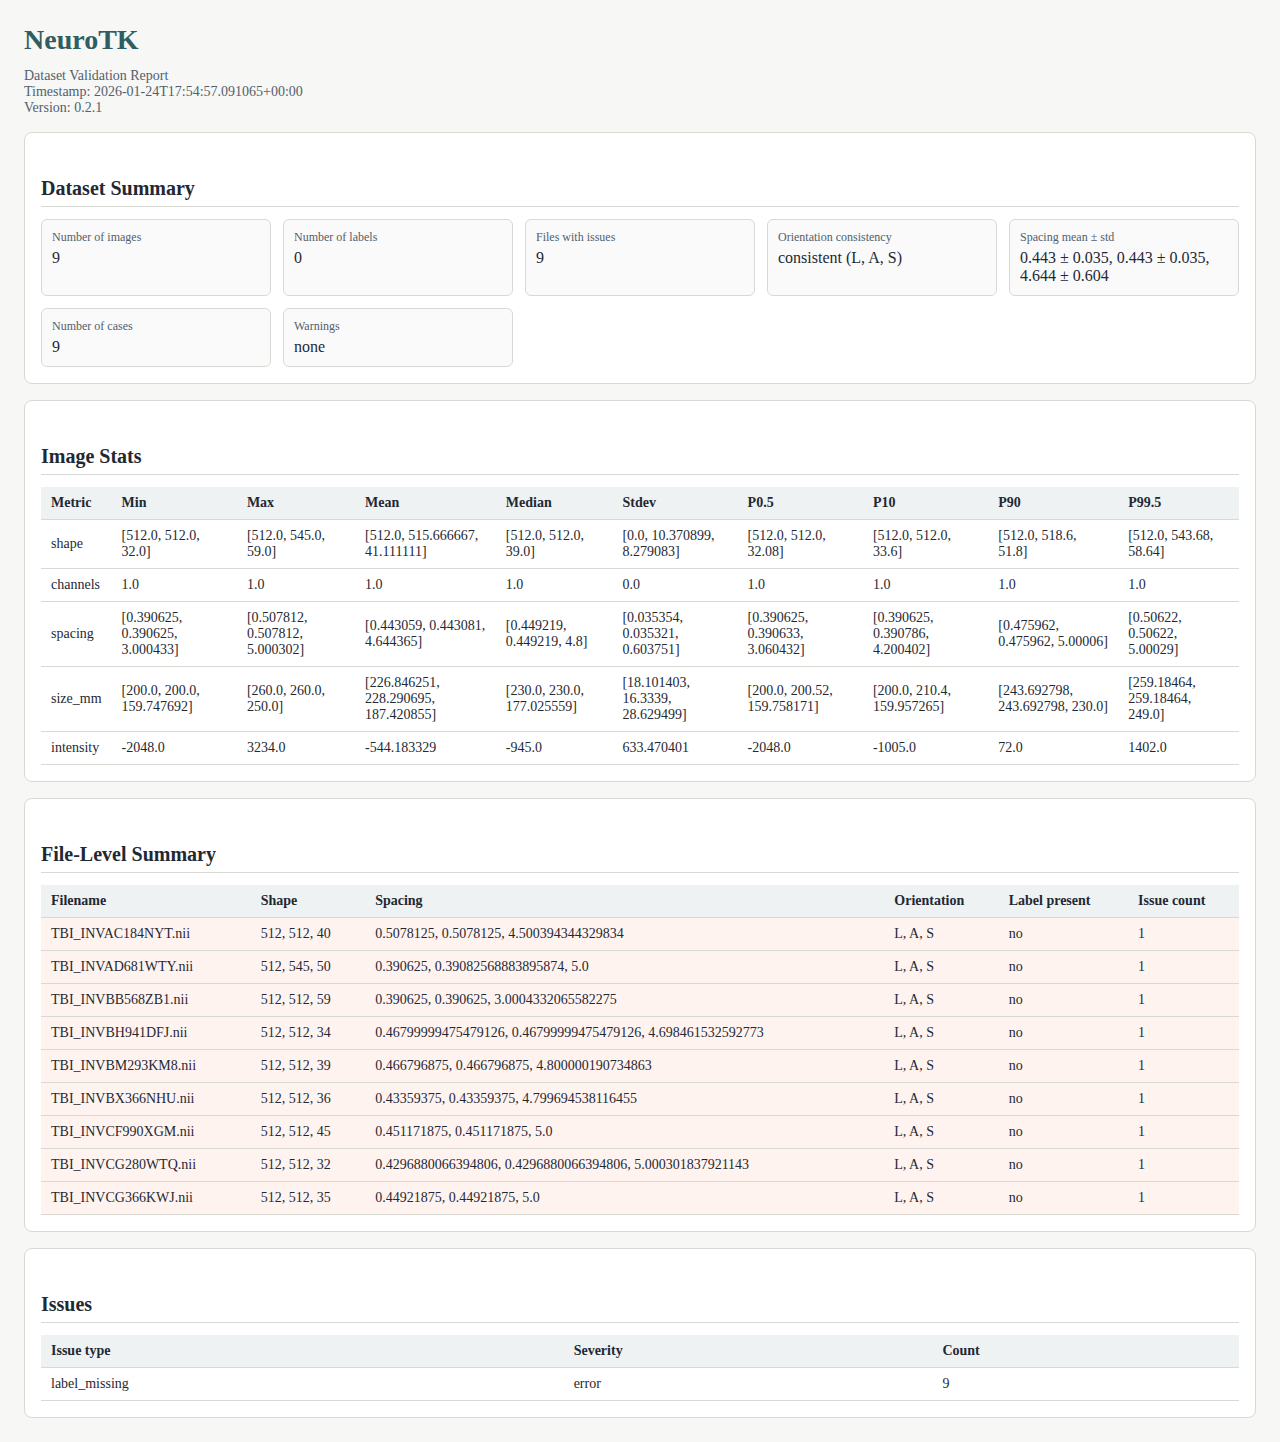
<file: webapp/outputs/26596e17353d44fbbd5922a3b91ae659/report.html>
<!DOCTYPE html>
<html lang="en">
<head>
  <meta charset="utf-8" />
  <title>NeuroTK - Dataset Validation Report</title>
  <style>
    :root {
      color-scheme: light;
      --bg: #f7f7f5;
      --card: #ffffff;
      --text: #1f2933;
      --muted: #52606d;
      --accent: #2f5d62;
      --border: #d9d9d4;
      --warn: #b45309;
      --error: #9b1c1c;
    }
    body {
      margin: 24px;
      font-family: "Georgia", "Times New Roman", serif;
      background: var(--bg);
      color: var(--text);
    }
    h1, h2 {
      margin: 0 0 12px 0;
    }
    h1 {
      font-size: 28px;
      color: var(--accent);
    }
    h2 {
      font-size: 20px;
      border-bottom: 1px solid var(--border);
      padding-bottom: 6px;
      margin-top: 28px;
    }
    .meta {
      color: var(--muted);
      font-size: 14px;
    }
    .card {
      background: var(--card);
      padding: 16px;
      border: 1px solid var(--border);
      border-radius: 8px;
      margin-top: 16px;
    }
    table {
      border-collapse: collapse;
      width: 100%;
      margin-top: 12px;
      font-size: 14px;
    }
    th, td {
      text-align: left;
      padding: 8px 10px;
      border-bottom: 1px solid var(--border);
    }
    th {
      background: #eef2f3;
      font-weight: 600;
    }
    tr.has-issues {
      background: #fff3f0;
    }
    .warning {
      color: var(--warn);
      font-weight: 600;
    }
    .error {
      color: var(--error);
      font-weight: 600;
    }
    .summary-grid {
      display: grid;
      grid-template-columns: repeat(auto-fit, minmax(220px, 1fr));
      gap: 12px;
      margin-top: 12px;
    }
    .summary-item {
      background: #fafafa;
      border: 1px solid var(--border);
      border-radius: 6px;
      padding: 10px;
    }
    .summary-item span {
      display: block;
      color: var(--muted);
      font-size: 12px;
      margin-bottom: 4px;
    }
  </style>
</head>
<body>
  <h1>NeuroTK</h1>
  <div class="meta">Dataset Validation Report</div>
  <div class="meta">Timestamp: 2026-01-24T17:54:57.091065+00:00</div>
  <div class="meta">Version: 0.2.1</div>

  <div class="card">
    <h2>Dataset Summary</h2>
    <div class="summary-grid">
      <div class="summary-item"><span>Number of images</span>9</div>
      <div class="summary-item"><span>Number of labels</span>0</div>
      <div class="summary-item"><span>Files with issues</span>9</div>
      <div class="summary-item"><span>Orientation consistency</span>consistent (L, A, S)</div>
      <div class="summary-item"><span>Spacing mean ± std</span>0.443 ± 0.035, 0.443 ± 0.035, 4.644 ± 0.604</div>
      <div class="summary-item"><span>Number of cases</span>9</div>
      <div class="summary-item"><span>Warnings</span>none</div>
    </div>
  </div>

  <div class="card">
    <h2>Image Stats</h2>
    <table>
      <thead>
        <tr>
          <th>Metric</th>
          <th>Min</th>
          <th>Max</th>
          <th>Mean</th>
          <th>Median</th>
          <th>Stdev</th>
          <th>P0.5</th>
          <th>P10</th>
          <th>P90</th>
          <th>P99.5</th>
        </tr>
      </thead>
      <tbody>
        <tr><td>shape</td><td>[512.0, 512.0, 32.0]</td><td>[512.0, 545.0, 59.0]</td><td>[512.0, 515.666667, 41.111111]</td><td>[512.0, 512.0, 39.0]</td><td>[0.0, 10.370899, 8.279083]</td><td>[512.0, 512.0, 32.08]</td><td>[512.0, 512.0, 33.6]</td><td>[512.0, 518.6, 51.8]</td><td>[512.0, 543.68, 58.64]</td></tr><tr><td>channels</td><td>1.0</td><td>1.0</td><td>1.0</td><td>1.0</td><td>0.0</td><td>1.0</td><td>1.0</td><td>1.0</td><td>1.0</td></tr><tr><td>spacing</td><td>[0.390625, 0.390625, 3.000433]</td><td>[0.507812, 0.507812, 5.000302]</td><td>[0.443059, 0.443081, 4.644365]</td><td>[0.449219, 0.449219, 4.8]</td><td>[0.035354, 0.035321, 0.603751]</td><td>[0.390625, 0.390633, 3.060432]</td><td>[0.390625, 0.390786, 4.200402]</td><td>[0.475962, 0.475962, 5.00006]</td><td>[0.50622, 0.50622, 5.00029]</td></tr><tr><td>size_mm</td><td>[200.0, 200.0, 159.747692]</td><td>[260.0, 260.0, 250.0]</td><td>[226.846251, 228.290695, 187.420855]</td><td>[230.0, 230.0, 177.025559]</td><td>[18.101403, 16.3339, 28.629499]</td><td>[200.0, 200.52, 159.758171]</td><td>[200.0, 210.4, 159.957265]</td><td>[243.692798, 243.692798, 230.0]</td><td>[259.18464, 259.18464, 249.0]</td></tr><tr><td>intensity</td><td>-2048.0</td><td>3234.0</td><td>-544.183329</td><td>-945.0</td><td>633.470401</td><td>-2048.0</td><td>-1005.0</td><td>72.0</td><td>1402.0</td></tr>
      </tbody>
    </table>
  </div>

  <div class="card">
    <h2>File-Level Summary</h2>
    <table>
      <thead>
        <tr>
          <th>Filename</th>
          <th>Shape</th>
          <th>Spacing</th>
          <th>Orientation</th>
          <th>Label present</th>
          <th>Issue count</th>
        </tr>
      </thead>
      <tbody>
        <tr class="has-issues"><td>TBI_INVAC184NYT.nii</td><td>512, 512, 40</td><td>0.5078125, 0.5078125, 4.500394344329834</td><td>L, A, S</td><td>no</td><td>1</td></tr><tr class="has-issues"><td>TBI_INVAD681WTY.nii</td><td>512, 545, 50</td><td>0.390625, 0.39082568883895874, 5.0</td><td>L, A, S</td><td>no</td><td>1</td></tr><tr class="has-issues"><td>TBI_INVBB568ZB1.nii</td><td>512, 512, 59</td><td>0.390625, 0.390625, 3.0004332065582275</td><td>L, A, S</td><td>no</td><td>1</td></tr><tr class="has-issues"><td>TBI_INVBH941DFJ.nii</td><td>512, 512, 34</td><td>0.46799999475479126, 0.46799999475479126, 4.698461532592773</td><td>L, A, S</td><td>no</td><td>1</td></tr><tr class="has-issues"><td>TBI_INVBM293KM8.nii</td><td>512, 512, 39</td><td>0.466796875, 0.466796875, 4.800000190734863</td><td>L, A, S</td><td>no</td><td>1</td></tr><tr class="has-issues"><td>TBI_INVBX366NHU.nii</td><td>512, 512, 36</td><td>0.43359375, 0.43359375, 4.799694538116455</td><td>L, A, S</td><td>no</td><td>1</td></tr><tr class="has-issues"><td>TBI_INVCF990XGM.nii</td><td>512, 512, 45</td><td>0.451171875, 0.451171875, 5.0</td><td>L, A, S</td><td>no</td><td>1</td></tr><tr class="has-issues"><td>TBI_INVCG280WTQ.nii</td><td>512, 512, 32</td><td>0.4296880066394806, 0.4296880066394806, 5.000301837921143</td><td>L, A, S</td><td>no</td><td>1</td></tr><tr class="has-issues"><td>TBI_INVCG366KWJ.nii</td><td>512, 512, 35</td><td>0.44921875, 0.44921875, 5.0</td><td>L, A, S</td><td>no</td><td>1</td></tr>
      </tbody>
    </table>
  </div>

  <div class="card">
    <h2>Issues</h2>
    <table>
      <thead>
        <tr>
          <th>Issue type</th>
          <th>Severity</th>
          <th>Count</th>
        </tr>
      </thead>
      <tbody>
        <tr><td>label_missing</td><td>error</td><td>9</td></tr>
      </tbody>
    </table>
  </div>
</body>
</html>
</file>
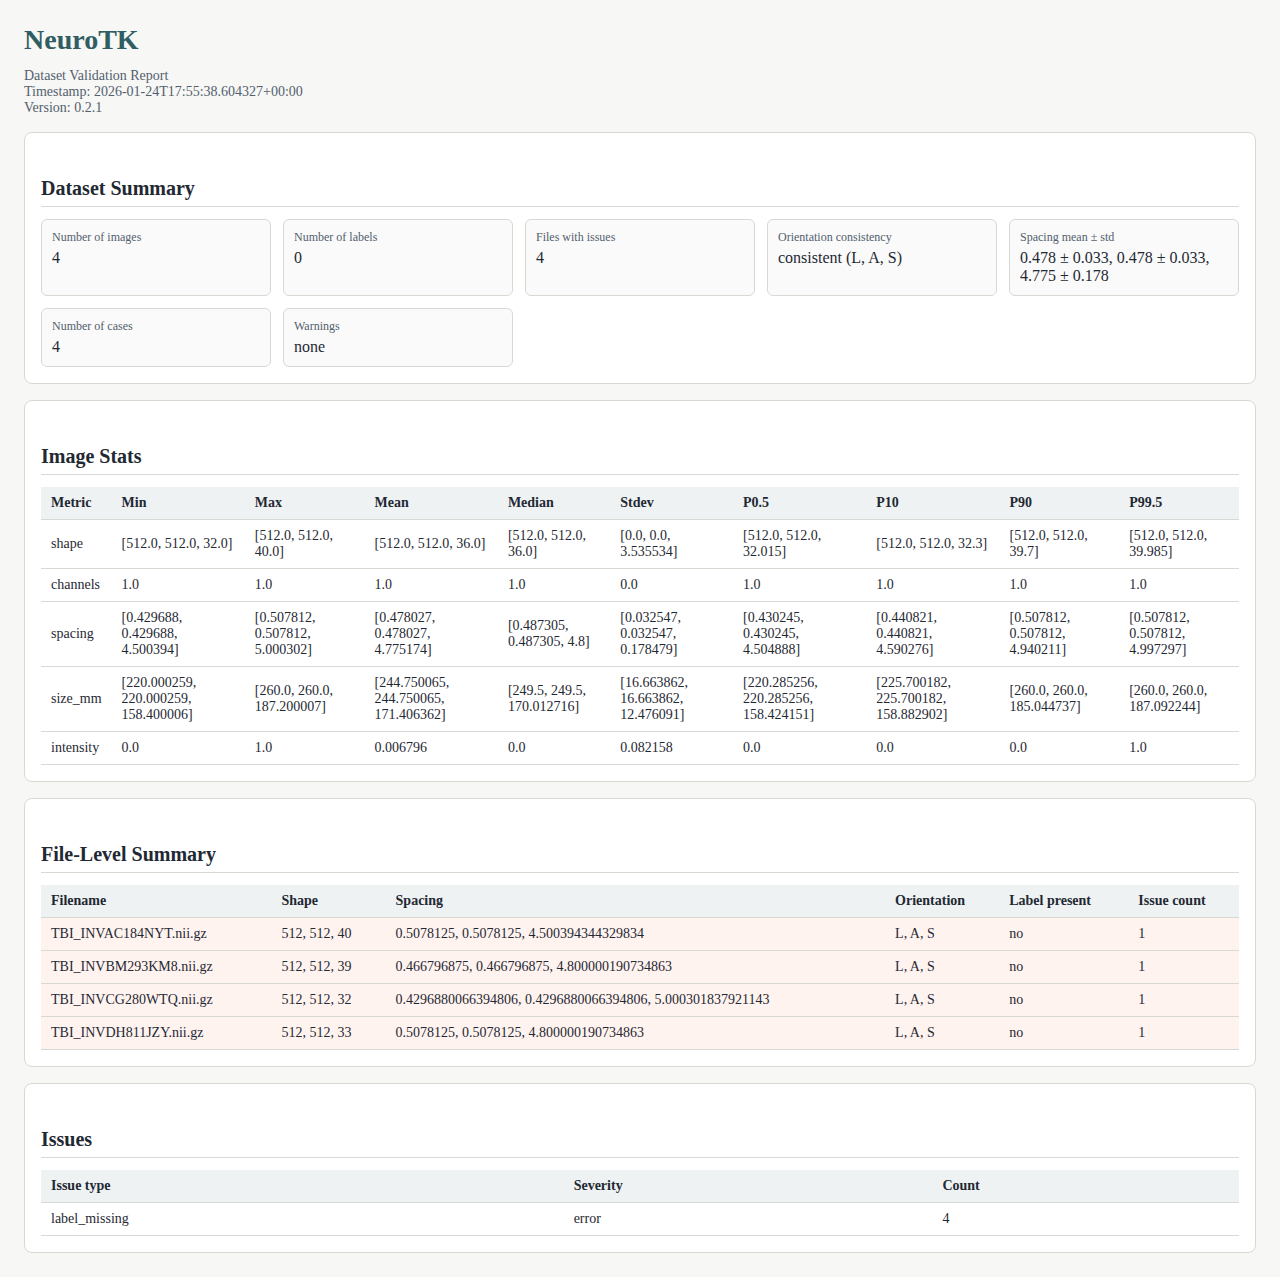
<file: webapp/outputs/2f73fd5f5c684322abc125facc7ae276/report.html>
<!DOCTYPE html>
<html lang="en">
<head>
  <meta charset="utf-8" />
  <title>NeuroTK - Dataset Validation Report</title>
  <style>
    :root {
      color-scheme: light;
      --bg: #f7f7f5;
      --card: #ffffff;
      --text: #1f2933;
      --muted: #52606d;
      --accent: #2f5d62;
      --border: #d9d9d4;
      --warn: #b45309;
      --error: #9b1c1c;
    }
    body {
      margin: 24px;
      font-family: "Georgia", "Times New Roman", serif;
      background: var(--bg);
      color: var(--text);
    }
    h1, h2 {
      margin: 0 0 12px 0;
    }
    h1 {
      font-size: 28px;
      color: var(--accent);
    }
    h2 {
      font-size: 20px;
      border-bottom: 1px solid var(--border);
      padding-bottom: 6px;
      margin-top: 28px;
    }
    .meta {
      color: var(--muted);
      font-size: 14px;
    }
    .card {
      background: var(--card);
      padding: 16px;
      border: 1px solid var(--border);
      border-radius: 8px;
      margin-top: 16px;
    }
    table {
      border-collapse: collapse;
      width: 100%;
      margin-top: 12px;
      font-size: 14px;
    }
    th, td {
      text-align: left;
      padding: 8px 10px;
      border-bottom: 1px solid var(--border);
    }
    th {
      background: #eef2f3;
      font-weight: 600;
    }
    tr.has-issues {
      background: #fff3f0;
    }
    .warning {
      color: var(--warn);
      font-weight: 600;
    }
    .error {
      color: var(--error);
      font-weight: 600;
    }
    .summary-grid {
      display: grid;
      grid-template-columns: repeat(auto-fit, minmax(220px, 1fr));
      gap: 12px;
      margin-top: 12px;
    }
    .summary-item {
      background: #fafafa;
      border: 1px solid var(--border);
      border-radius: 6px;
      padding: 10px;
    }
    .summary-item span {
      display: block;
      color: var(--muted);
      font-size: 12px;
      margin-bottom: 4px;
    }
  </style>
</head>
<body>
  <h1>NeuroTK</h1>
  <div class="meta">Dataset Validation Report</div>
  <div class="meta">Timestamp: 2026-01-24T17:55:38.604327+00:00</div>
  <div class="meta">Version: 0.2.1</div>

  <div class="card">
    <h2>Dataset Summary</h2>
    <div class="summary-grid">
      <div class="summary-item"><span>Number of images</span>4</div>
      <div class="summary-item"><span>Number of labels</span>0</div>
      <div class="summary-item"><span>Files with issues</span>4</div>
      <div class="summary-item"><span>Orientation consistency</span>consistent (L, A, S)</div>
      <div class="summary-item"><span>Spacing mean ± std</span>0.478 ± 0.033, 0.478 ± 0.033, 4.775 ± 0.178</div>
      <div class="summary-item"><span>Number of cases</span>4</div>
      <div class="summary-item"><span>Warnings</span>none</div>
    </div>
  </div>

  <div class="card">
    <h2>Image Stats</h2>
    <table>
      <thead>
        <tr>
          <th>Metric</th>
          <th>Min</th>
          <th>Max</th>
          <th>Mean</th>
          <th>Median</th>
          <th>Stdev</th>
          <th>P0.5</th>
          <th>P10</th>
          <th>P90</th>
          <th>P99.5</th>
        </tr>
      </thead>
      <tbody>
        <tr><td>shape</td><td>[512.0, 512.0, 32.0]</td><td>[512.0, 512.0, 40.0]</td><td>[512.0, 512.0, 36.0]</td><td>[512.0, 512.0, 36.0]</td><td>[0.0, 0.0, 3.535534]</td><td>[512.0, 512.0, 32.015]</td><td>[512.0, 512.0, 32.3]</td><td>[512.0, 512.0, 39.7]</td><td>[512.0, 512.0, 39.985]</td></tr><tr><td>channels</td><td>1.0</td><td>1.0</td><td>1.0</td><td>1.0</td><td>0.0</td><td>1.0</td><td>1.0</td><td>1.0</td><td>1.0</td></tr><tr><td>spacing</td><td>[0.429688, 0.429688, 4.500394]</td><td>[0.507812, 0.507812, 5.000302]</td><td>[0.478027, 0.478027, 4.775174]</td><td>[0.487305, 0.487305, 4.8]</td><td>[0.032547, 0.032547, 0.178479]</td><td>[0.430245, 0.430245, 4.504888]</td><td>[0.440821, 0.440821, 4.590276]</td><td>[0.507812, 0.507812, 4.940211]</td><td>[0.507812, 0.507812, 4.997297]</td></tr><tr><td>size_mm</td><td>[220.000259, 220.000259, 158.400006]</td><td>[260.0, 260.0, 187.200007]</td><td>[244.750065, 244.750065, 171.406362]</td><td>[249.5, 249.5, 170.012716]</td><td>[16.663862, 16.663862, 12.476091]</td><td>[220.285256, 220.285256, 158.424151]</td><td>[225.700182, 225.700182, 158.882902]</td><td>[260.0, 260.0, 185.044737]</td><td>[260.0, 260.0, 187.092244]</td></tr><tr><td>intensity</td><td>0.0</td><td>1.0</td><td>0.006796</td><td>0.0</td><td>0.082158</td><td>0.0</td><td>0.0</td><td>0.0</td><td>1.0</td></tr>
      </tbody>
    </table>
  </div>

  <div class="card">
    <h2>File-Level Summary</h2>
    <table>
      <thead>
        <tr>
          <th>Filename</th>
          <th>Shape</th>
          <th>Spacing</th>
          <th>Orientation</th>
          <th>Label present</th>
          <th>Issue count</th>
        </tr>
      </thead>
      <tbody>
        <tr class="has-issues"><td>TBI_INVAC184NYT.nii.gz</td><td>512, 512, 40</td><td>0.5078125, 0.5078125, 4.500394344329834</td><td>L, A, S</td><td>no</td><td>1</td></tr><tr class="has-issues"><td>TBI_INVBM293KM8.nii.gz</td><td>512, 512, 39</td><td>0.466796875, 0.466796875, 4.800000190734863</td><td>L, A, S</td><td>no</td><td>1</td></tr><tr class="has-issues"><td>TBI_INVCG280WTQ.nii.gz</td><td>512, 512, 32</td><td>0.4296880066394806, 0.4296880066394806, 5.000301837921143</td><td>L, A, S</td><td>no</td><td>1</td></tr><tr class="has-issues"><td>TBI_INVDH811JZY.nii.gz</td><td>512, 512, 33</td><td>0.5078125, 0.5078125, 4.800000190734863</td><td>L, A, S</td><td>no</td><td>1</td></tr>
      </tbody>
    </table>
  </div>

  <div class="card">
    <h2>Issues</h2>
    <table>
      <thead>
        <tr>
          <th>Issue type</th>
          <th>Severity</th>
          <th>Count</th>
        </tr>
      </thead>
      <tbody>
        <tr><td>label_missing</td><td>error</td><td>4</td></tr>
      </tbody>
    </table>
  </div>
</body>
</html>
</file>
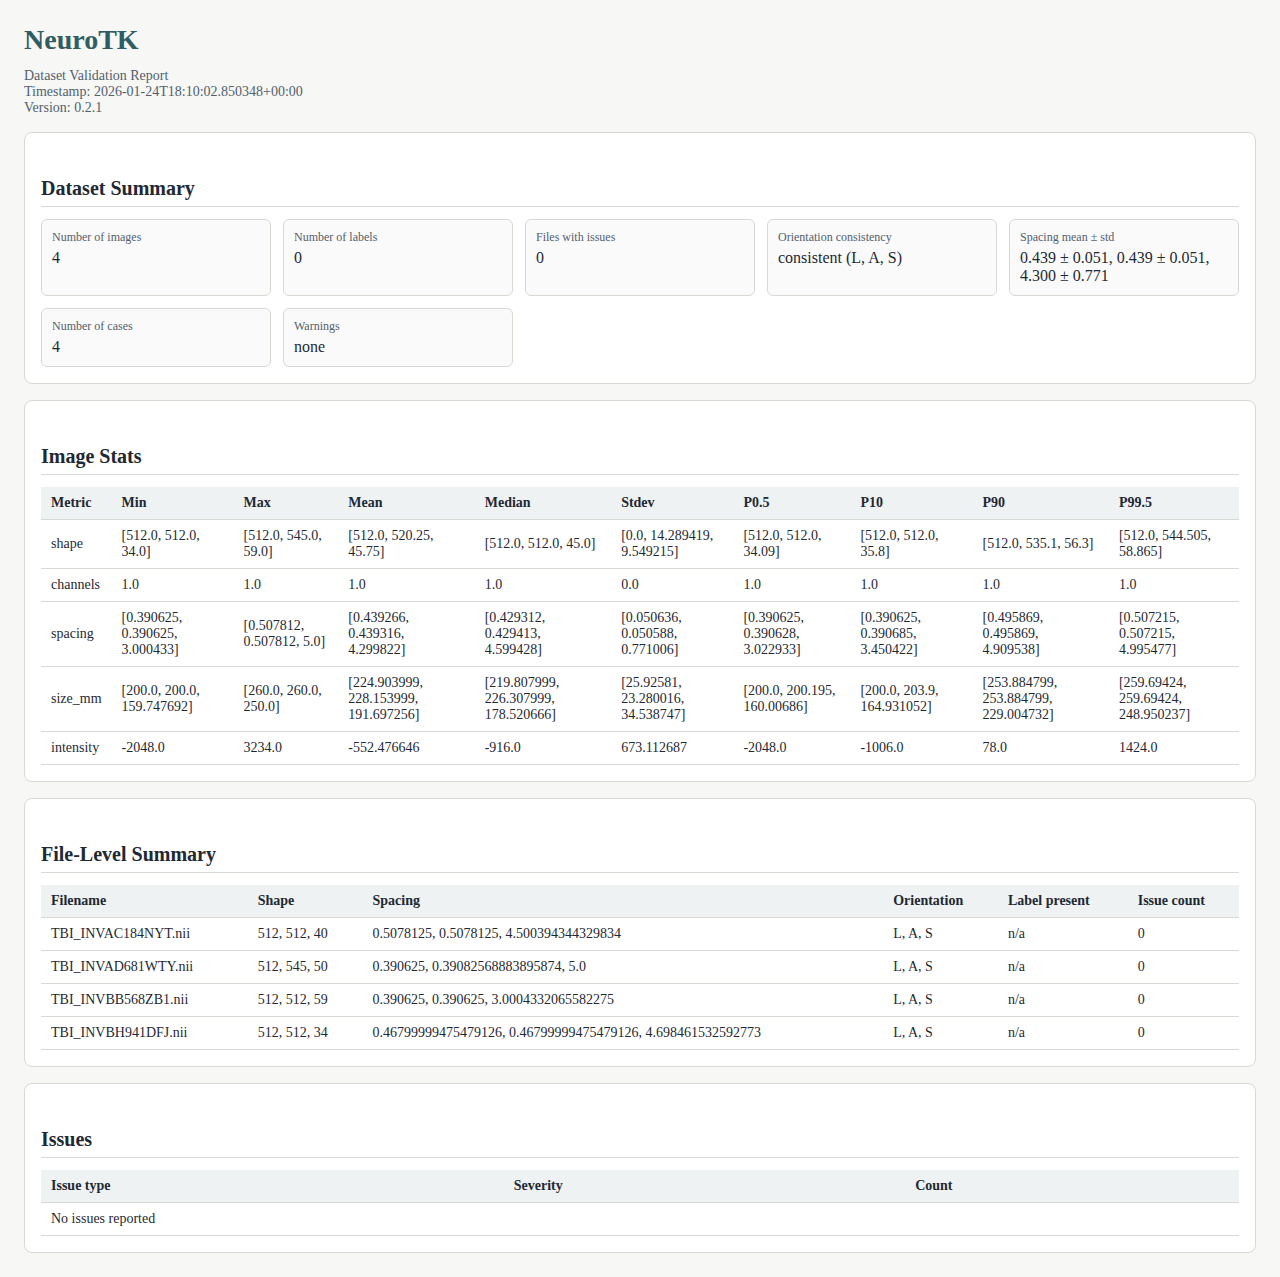
<file: webapp/outputs/54045f276c044434a8a0025fb4e6e194/report.html>
<!DOCTYPE html>
<html lang="en">
<head>
  <meta charset="utf-8" />
  <title>NeuroTK - Dataset Validation Report</title>
  <style>
    :root {
      color-scheme: light;
      --bg: #f7f7f5;
      --card: #ffffff;
      --text: #1f2933;
      --muted: #52606d;
      --accent: #2f5d62;
      --border: #d9d9d4;
      --warn: #b45309;
      --error: #9b1c1c;
    }
    body {
      margin: 24px;
      font-family: "Georgia", "Times New Roman", serif;
      background: var(--bg);
      color: var(--text);
    }
    h1, h2 {
      margin: 0 0 12px 0;
    }
    h1 {
      font-size: 28px;
      color: var(--accent);
    }
    h2 {
      font-size: 20px;
      border-bottom: 1px solid var(--border);
      padding-bottom: 6px;
      margin-top: 28px;
    }
    .meta {
      color: var(--muted);
      font-size: 14px;
    }
    .card {
      background: var(--card);
      padding: 16px;
      border: 1px solid var(--border);
      border-radius: 8px;
      margin-top: 16px;
    }
    table {
      border-collapse: collapse;
      width: 100%;
      margin-top: 12px;
      font-size: 14px;
    }
    th, td {
      text-align: left;
      padding: 8px 10px;
      border-bottom: 1px solid var(--border);
    }
    th {
      background: #eef2f3;
      font-weight: 600;
    }
    tr.has-issues {
      background: #fff3f0;
    }
    .warning {
      color: var(--warn);
      font-weight: 600;
    }
    .error {
      color: var(--error);
      font-weight: 600;
    }
    .summary-grid {
      display: grid;
      grid-template-columns: repeat(auto-fit, minmax(220px, 1fr));
      gap: 12px;
      margin-top: 12px;
    }
    .summary-item {
      background: #fafafa;
      border: 1px solid var(--border);
      border-radius: 6px;
      padding: 10px;
    }
    .summary-item span {
      display: block;
      color: var(--muted);
      font-size: 12px;
      margin-bottom: 4px;
    }
  </style>
</head>
<body>
  <h1>NeuroTK</h1>
  <div class="meta">Dataset Validation Report</div>
  <div class="meta">Timestamp: 2026-01-24T18:10:02.850348+00:00</div>
  <div class="meta">Version: 0.2.1</div>

  <div class="card">
    <h2>Dataset Summary</h2>
    <div class="summary-grid">
      <div class="summary-item"><span>Number of images</span>4</div>
      <div class="summary-item"><span>Number of labels</span>0</div>
      <div class="summary-item"><span>Files with issues</span>0</div>
      <div class="summary-item"><span>Orientation consistency</span>consistent (L, A, S)</div>
      <div class="summary-item"><span>Spacing mean ± std</span>0.439 ± 0.051, 0.439 ± 0.051, 4.300 ± 0.771</div>
      <div class="summary-item"><span>Number of cases</span>4</div>
      <div class="summary-item"><span>Warnings</span>none</div>
    </div>
  </div>

  <div class="card">
    <h2>Image Stats</h2>
    <table>
      <thead>
        <tr>
          <th>Metric</th>
          <th>Min</th>
          <th>Max</th>
          <th>Mean</th>
          <th>Median</th>
          <th>Stdev</th>
          <th>P0.5</th>
          <th>P10</th>
          <th>P90</th>
          <th>P99.5</th>
        </tr>
      </thead>
      <tbody>
        <tr><td>shape</td><td>[512.0, 512.0, 34.0]</td><td>[512.0, 545.0, 59.0]</td><td>[512.0, 520.25, 45.75]</td><td>[512.0, 512.0, 45.0]</td><td>[0.0, 14.289419, 9.549215]</td><td>[512.0, 512.0, 34.09]</td><td>[512.0, 512.0, 35.8]</td><td>[512.0, 535.1, 56.3]</td><td>[512.0, 544.505, 58.865]</td></tr><tr><td>channels</td><td>1.0</td><td>1.0</td><td>1.0</td><td>1.0</td><td>0.0</td><td>1.0</td><td>1.0</td><td>1.0</td><td>1.0</td></tr><tr><td>spacing</td><td>[0.390625, 0.390625, 3.000433]</td><td>[0.507812, 0.507812, 5.0]</td><td>[0.439266, 0.439316, 4.299822]</td><td>[0.429312, 0.429413, 4.599428]</td><td>[0.050636, 0.050588, 0.771006]</td><td>[0.390625, 0.390628, 3.022933]</td><td>[0.390625, 0.390685, 3.450422]</td><td>[0.495869, 0.495869, 4.909538]</td><td>[0.507215, 0.507215, 4.995477]</td></tr><tr><td>size_mm</td><td>[200.0, 200.0, 159.747692]</td><td>[260.0, 260.0, 250.0]</td><td>[224.903999, 228.153999, 191.697256]</td><td>[219.807999, 226.307999, 178.520666]</td><td>[25.92581, 23.280016, 34.538747]</td><td>[200.0, 200.195, 160.00686]</td><td>[200.0, 203.9, 164.931052]</td><td>[253.884799, 253.884799, 229.004732]</td><td>[259.69424, 259.69424, 248.950237]</td></tr><tr><td>intensity</td><td>-2048.0</td><td>3234.0</td><td>-552.476646</td><td>-916.0</td><td>673.112687</td><td>-2048.0</td><td>-1006.0</td><td>78.0</td><td>1424.0</td></tr>
      </tbody>
    </table>
  </div>

  <div class="card">
    <h2>File-Level Summary</h2>
    <table>
      <thead>
        <tr>
          <th>Filename</th>
          <th>Shape</th>
          <th>Spacing</th>
          <th>Orientation</th>
          <th>Label present</th>
          <th>Issue count</th>
        </tr>
      </thead>
      <tbody>
        <tr class=""><td>TBI_INVAC184NYT.nii</td><td>512, 512, 40</td><td>0.5078125, 0.5078125, 4.500394344329834</td><td>L, A, S</td><td>n/a</td><td>0</td></tr><tr class=""><td>TBI_INVAD681WTY.nii</td><td>512, 545, 50</td><td>0.390625, 0.39082568883895874, 5.0</td><td>L, A, S</td><td>n/a</td><td>0</td></tr><tr class=""><td>TBI_INVBB568ZB1.nii</td><td>512, 512, 59</td><td>0.390625, 0.390625, 3.0004332065582275</td><td>L, A, S</td><td>n/a</td><td>0</td></tr><tr class=""><td>TBI_INVBH941DFJ.nii</td><td>512, 512, 34</td><td>0.46799999475479126, 0.46799999475479126, 4.698461532592773</td><td>L, A, S</td><td>n/a</td><td>0</td></tr>
      </tbody>
    </table>
  </div>

  <div class="card">
    <h2>Issues</h2>
    <table>
      <thead>
        <tr>
          <th>Issue type</th>
          <th>Severity</th>
          <th>Count</th>
        </tr>
      </thead>
      <tbody>
        <tr><td colspan="3">No issues reported</td></tr>
      </tbody>
    </table>
  </div>
</body>
</html>
</file>
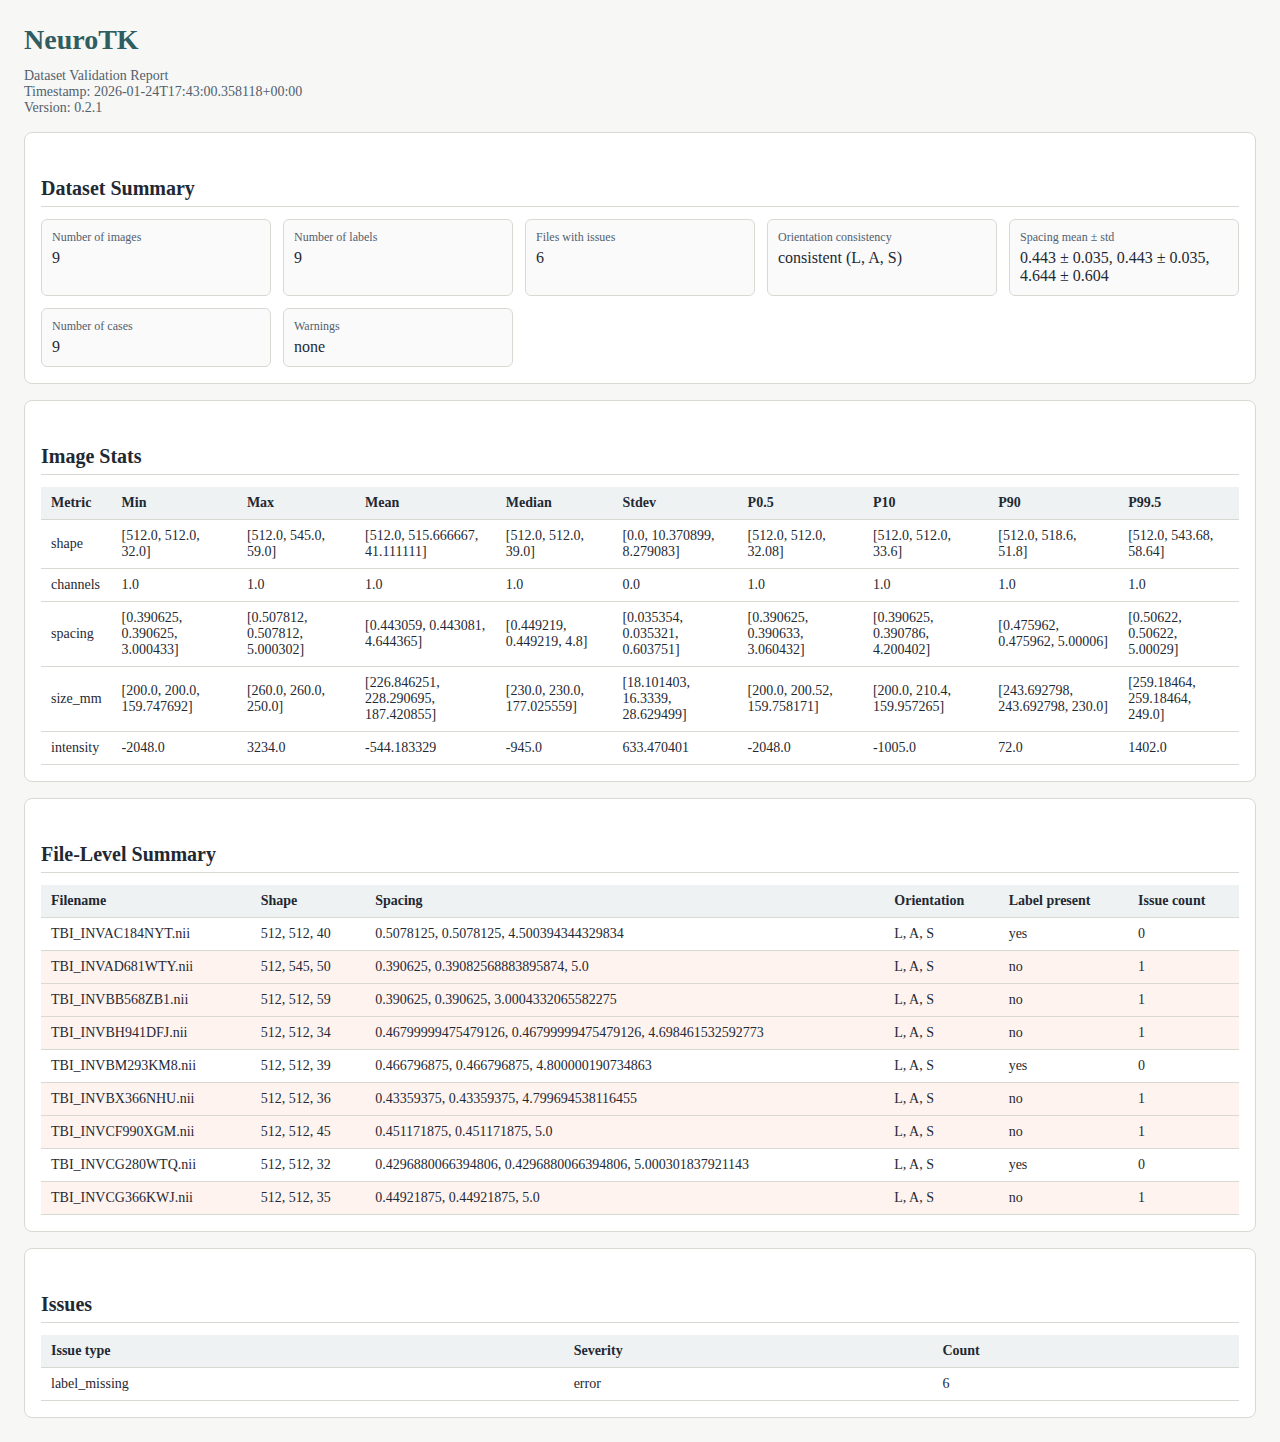
<file: webapp/outputs/5e9803ea53af48b38fd90f1280d14666/report.html>
<!DOCTYPE html>
<html lang="en">
<head>
  <meta charset="utf-8" />
  <title>NeuroTK - Dataset Validation Report</title>
  <style>
    :root {
      color-scheme: light;
      --bg: #f7f7f5;
      --card: #ffffff;
      --text: #1f2933;
      --muted: #52606d;
      --accent: #2f5d62;
      --border: #d9d9d4;
      --warn: #b45309;
      --error: #9b1c1c;
    }
    body {
      margin: 24px;
      font-family: "Georgia", "Times New Roman", serif;
      background: var(--bg);
      color: var(--text);
    }
    h1, h2 {
      margin: 0 0 12px 0;
    }
    h1 {
      font-size: 28px;
      color: var(--accent);
    }
    h2 {
      font-size: 20px;
      border-bottom: 1px solid var(--border);
      padding-bottom: 6px;
      margin-top: 28px;
    }
    .meta {
      color: var(--muted);
      font-size: 14px;
    }
    .card {
      background: var(--card);
      padding: 16px;
      border: 1px solid var(--border);
      border-radius: 8px;
      margin-top: 16px;
    }
    table {
      border-collapse: collapse;
      width: 100%;
      margin-top: 12px;
      font-size: 14px;
    }
    th, td {
      text-align: left;
      padding: 8px 10px;
      border-bottom: 1px solid var(--border);
    }
    th {
      background: #eef2f3;
      font-weight: 600;
    }
    tr.has-issues {
      background: #fff3f0;
    }
    .warning {
      color: var(--warn);
      font-weight: 600;
    }
    .error {
      color: var(--error);
      font-weight: 600;
    }
    .summary-grid {
      display: grid;
      grid-template-columns: repeat(auto-fit, minmax(220px, 1fr));
      gap: 12px;
      margin-top: 12px;
    }
    .summary-item {
      background: #fafafa;
      border: 1px solid var(--border);
      border-radius: 6px;
      padding: 10px;
    }
    .summary-item span {
      display: block;
      color: var(--muted);
      font-size: 12px;
      margin-bottom: 4px;
    }
  </style>
</head>
<body>
  <h1>NeuroTK</h1>
  <div class="meta">Dataset Validation Report</div>
  <div class="meta">Timestamp: 2026-01-24T17:43:00.358118+00:00</div>
  <div class="meta">Version: 0.2.1</div>

  <div class="card">
    <h2>Dataset Summary</h2>
    <div class="summary-grid">
      <div class="summary-item"><span>Number of images</span>9</div>
      <div class="summary-item"><span>Number of labels</span>9</div>
      <div class="summary-item"><span>Files with issues</span>6</div>
      <div class="summary-item"><span>Orientation consistency</span>consistent (L, A, S)</div>
      <div class="summary-item"><span>Spacing mean ± std</span>0.443 ± 0.035, 0.443 ± 0.035, 4.644 ± 0.604</div>
      <div class="summary-item"><span>Number of cases</span>9</div>
      <div class="summary-item"><span>Warnings</span>none</div>
    </div>
  </div>

  <div class="card">
    <h2>Image Stats</h2>
    <table>
      <thead>
        <tr>
          <th>Metric</th>
          <th>Min</th>
          <th>Max</th>
          <th>Mean</th>
          <th>Median</th>
          <th>Stdev</th>
          <th>P0.5</th>
          <th>P10</th>
          <th>P90</th>
          <th>P99.5</th>
        </tr>
      </thead>
      <tbody>
        <tr><td>shape</td><td>[512.0, 512.0, 32.0]</td><td>[512.0, 545.0, 59.0]</td><td>[512.0, 515.666667, 41.111111]</td><td>[512.0, 512.0, 39.0]</td><td>[0.0, 10.370899, 8.279083]</td><td>[512.0, 512.0, 32.08]</td><td>[512.0, 512.0, 33.6]</td><td>[512.0, 518.6, 51.8]</td><td>[512.0, 543.68, 58.64]</td></tr><tr><td>channels</td><td>1.0</td><td>1.0</td><td>1.0</td><td>1.0</td><td>0.0</td><td>1.0</td><td>1.0</td><td>1.0</td><td>1.0</td></tr><tr><td>spacing</td><td>[0.390625, 0.390625, 3.000433]</td><td>[0.507812, 0.507812, 5.000302]</td><td>[0.443059, 0.443081, 4.644365]</td><td>[0.449219, 0.449219, 4.8]</td><td>[0.035354, 0.035321, 0.603751]</td><td>[0.390625, 0.390633, 3.060432]</td><td>[0.390625, 0.390786, 4.200402]</td><td>[0.475962, 0.475962, 5.00006]</td><td>[0.50622, 0.50622, 5.00029]</td></tr><tr><td>size_mm</td><td>[200.0, 200.0, 159.747692]</td><td>[260.0, 260.0, 250.0]</td><td>[226.846251, 228.290695, 187.420855]</td><td>[230.0, 230.0, 177.025559]</td><td>[18.101403, 16.3339, 28.629499]</td><td>[200.0, 200.52, 159.758171]</td><td>[200.0, 210.4, 159.957265]</td><td>[243.692798, 243.692798, 230.0]</td><td>[259.18464, 259.18464, 249.0]</td></tr><tr><td>intensity</td><td>-2048.0</td><td>3234.0</td><td>-544.183329</td><td>-945.0</td><td>633.470401</td><td>-2048.0</td><td>-1005.0</td><td>72.0</td><td>1402.0</td></tr>
      </tbody>
    </table>
  </div>

  <div class="card">
    <h2>File-Level Summary</h2>
    <table>
      <thead>
        <tr>
          <th>Filename</th>
          <th>Shape</th>
          <th>Spacing</th>
          <th>Orientation</th>
          <th>Label present</th>
          <th>Issue count</th>
        </tr>
      </thead>
      <tbody>
        <tr class=""><td>TBI_INVAC184NYT.nii</td><td>512, 512, 40</td><td>0.5078125, 0.5078125, 4.500394344329834</td><td>L, A, S</td><td>yes</td><td>0</td></tr><tr class="has-issues"><td>TBI_INVAD681WTY.nii</td><td>512, 545, 50</td><td>0.390625, 0.39082568883895874, 5.0</td><td>L, A, S</td><td>no</td><td>1</td></tr><tr class="has-issues"><td>TBI_INVBB568ZB1.nii</td><td>512, 512, 59</td><td>0.390625, 0.390625, 3.0004332065582275</td><td>L, A, S</td><td>no</td><td>1</td></tr><tr class="has-issues"><td>TBI_INVBH941DFJ.nii</td><td>512, 512, 34</td><td>0.46799999475479126, 0.46799999475479126, 4.698461532592773</td><td>L, A, S</td><td>no</td><td>1</td></tr><tr class=""><td>TBI_INVBM293KM8.nii</td><td>512, 512, 39</td><td>0.466796875, 0.466796875, 4.800000190734863</td><td>L, A, S</td><td>yes</td><td>0</td></tr><tr class="has-issues"><td>TBI_INVBX366NHU.nii</td><td>512, 512, 36</td><td>0.43359375, 0.43359375, 4.799694538116455</td><td>L, A, S</td><td>no</td><td>1</td></tr><tr class="has-issues"><td>TBI_INVCF990XGM.nii</td><td>512, 512, 45</td><td>0.451171875, 0.451171875, 5.0</td><td>L, A, S</td><td>no</td><td>1</td></tr><tr class=""><td>TBI_INVCG280WTQ.nii</td><td>512, 512, 32</td><td>0.4296880066394806, 0.4296880066394806, 5.000301837921143</td><td>L, A, S</td><td>yes</td><td>0</td></tr><tr class="has-issues"><td>TBI_INVCG366KWJ.nii</td><td>512, 512, 35</td><td>0.44921875, 0.44921875, 5.0</td><td>L, A, S</td><td>no</td><td>1</td></tr>
      </tbody>
    </table>
  </div>

  <div class="card">
    <h2>Issues</h2>
    <table>
      <thead>
        <tr>
          <th>Issue type</th>
          <th>Severity</th>
          <th>Count</th>
        </tr>
      </thead>
      <tbody>
        <tr><td>label_missing</td><td>error</td><td>6</td></tr>
      </tbody>
    </table>
  </div>
</body>
</html>
</file>
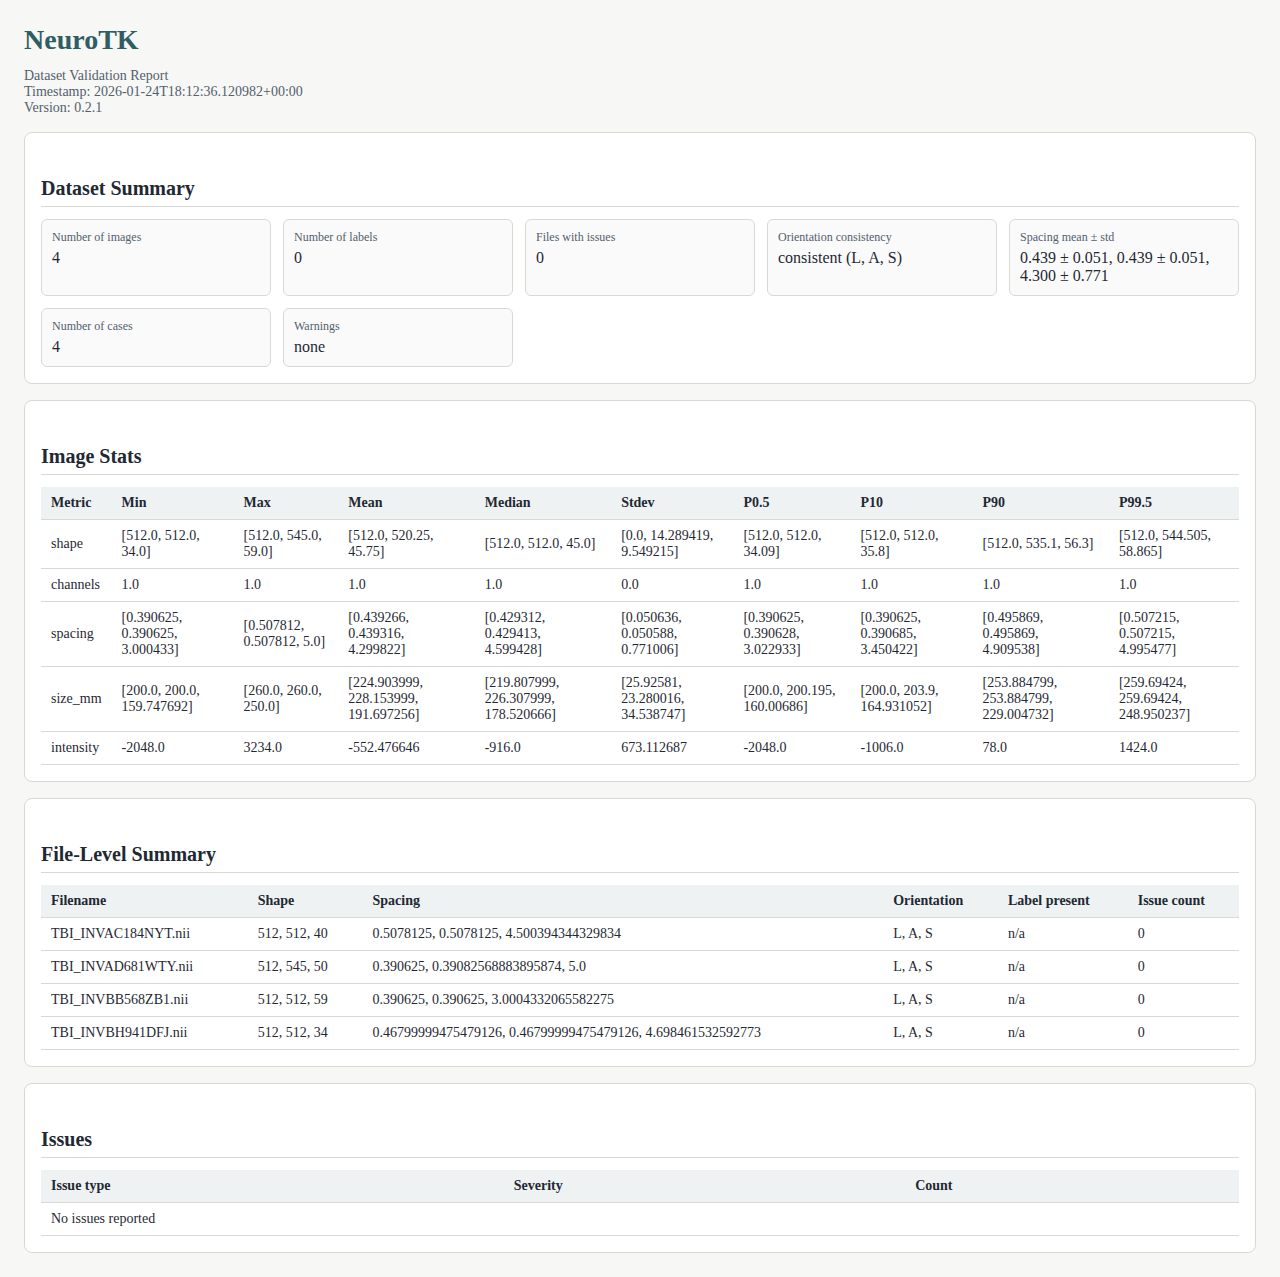
<file: webapp/outputs/7afa472631ea4a47870b5c57deb9b2c5/report.html>
<!DOCTYPE html>
<html lang="en">
<head>
  <meta charset="utf-8" />
  <title>NeuroTK - Dataset Validation Report</title>
  <style>
    :root {
      color-scheme: light;
      --bg: #f7f7f5;
      --card: #ffffff;
      --text: #1f2933;
      --muted: #52606d;
      --accent: #2f5d62;
      --border: #d9d9d4;
      --warn: #b45309;
      --error: #9b1c1c;
    }
    body {
      margin: 24px;
      font-family: "Georgia", "Times New Roman", serif;
      background: var(--bg);
      color: var(--text);
    }
    h1, h2 {
      margin: 0 0 12px 0;
    }
    h1 {
      font-size: 28px;
      color: var(--accent);
    }
    h2 {
      font-size: 20px;
      border-bottom: 1px solid var(--border);
      padding-bottom: 6px;
      margin-top: 28px;
    }
    .meta {
      color: var(--muted);
      font-size: 14px;
    }
    .card {
      background: var(--card);
      padding: 16px;
      border: 1px solid var(--border);
      border-radius: 8px;
      margin-top: 16px;
    }
    table {
      border-collapse: collapse;
      width: 100%;
      margin-top: 12px;
      font-size: 14px;
    }
    th, td {
      text-align: left;
      padding: 8px 10px;
      border-bottom: 1px solid var(--border);
    }
    th {
      background: #eef2f3;
      font-weight: 600;
    }
    tr.has-issues {
      background: #fff3f0;
    }
    .warning {
      color: var(--warn);
      font-weight: 600;
    }
    .error {
      color: var(--error);
      font-weight: 600;
    }
    .summary-grid {
      display: grid;
      grid-template-columns: repeat(auto-fit, minmax(220px, 1fr));
      gap: 12px;
      margin-top: 12px;
    }
    .summary-item {
      background: #fafafa;
      border: 1px solid var(--border);
      border-radius: 6px;
      padding: 10px;
    }
    .summary-item span {
      display: block;
      color: var(--muted);
      font-size: 12px;
      margin-bottom: 4px;
    }
  </style>
</head>
<body>
  <h1>NeuroTK</h1>
  <div class="meta">Dataset Validation Report</div>
  <div class="meta">Timestamp: 2026-01-24T18:12:36.120982+00:00</div>
  <div class="meta">Version: 0.2.1</div>

  <div class="card">
    <h2>Dataset Summary</h2>
    <div class="summary-grid">
      <div class="summary-item"><span>Number of images</span>4</div>
      <div class="summary-item"><span>Number of labels</span>0</div>
      <div class="summary-item"><span>Files with issues</span>0</div>
      <div class="summary-item"><span>Orientation consistency</span>consistent (L, A, S)</div>
      <div class="summary-item"><span>Spacing mean ± std</span>0.439 ± 0.051, 0.439 ± 0.051, 4.300 ± 0.771</div>
      <div class="summary-item"><span>Number of cases</span>4</div>
      <div class="summary-item"><span>Warnings</span>none</div>
    </div>
  </div>

  <div class="card">
    <h2>Image Stats</h2>
    <table>
      <thead>
        <tr>
          <th>Metric</th>
          <th>Min</th>
          <th>Max</th>
          <th>Mean</th>
          <th>Median</th>
          <th>Stdev</th>
          <th>P0.5</th>
          <th>P10</th>
          <th>P90</th>
          <th>P99.5</th>
        </tr>
      </thead>
      <tbody>
        <tr><td>shape</td><td>[512.0, 512.0, 34.0]</td><td>[512.0, 545.0, 59.0]</td><td>[512.0, 520.25, 45.75]</td><td>[512.0, 512.0, 45.0]</td><td>[0.0, 14.289419, 9.549215]</td><td>[512.0, 512.0, 34.09]</td><td>[512.0, 512.0, 35.8]</td><td>[512.0, 535.1, 56.3]</td><td>[512.0, 544.505, 58.865]</td></tr><tr><td>channels</td><td>1.0</td><td>1.0</td><td>1.0</td><td>1.0</td><td>0.0</td><td>1.0</td><td>1.0</td><td>1.0</td><td>1.0</td></tr><tr><td>spacing</td><td>[0.390625, 0.390625, 3.000433]</td><td>[0.507812, 0.507812, 5.0]</td><td>[0.439266, 0.439316, 4.299822]</td><td>[0.429312, 0.429413, 4.599428]</td><td>[0.050636, 0.050588, 0.771006]</td><td>[0.390625, 0.390628, 3.022933]</td><td>[0.390625, 0.390685, 3.450422]</td><td>[0.495869, 0.495869, 4.909538]</td><td>[0.507215, 0.507215, 4.995477]</td></tr><tr><td>size_mm</td><td>[200.0, 200.0, 159.747692]</td><td>[260.0, 260.0, 250.0]</td><td>[224.903999, 228.153999, 191.697256]</td><td>[219.807999, 226.307999, 178.520666]</td><td>[25.92581, 23.280016, 34.538747]</td><td>[200.0, 200.195, 160.00686]</td><td>[200.0, 203.9, 164.931052]</td><td>[253.884799, 253.884799, 229.004732]</td><td>[259.69424, 259.69424, 248.950237]</td></tr><tr><td>intensity</td><td>-2048.0</td><td>3234.0</td><td>-552.476646</td><td>-916.0</td><td>673.112687</td><td>-2048.0</td><td>-1006.0</td><td>78.0</td><td>1424.0</td></tr>
      </tbody>
    </table>
  </div>

  <div class="card">
    <h2>File-Level Summary</h2>
    <table>
      <thead>
        <tr>
          <th>Filename</th>
          <th>Shape</th>
          <th>Spacing</th>
          <th>Orientation</th>
          <th>Label present</th>
          <th>Issue count</th>
        </tr>
      </thead>
      <tbody>
        <tr class=""><td>TBI_INVAC184NYT.nii</td><td>512, 512, 40</td><td>0.5078125, 0.5078125, 4.500394344329834</td><td>L, A, S</td><td>n/a</td><td>0</td></tr><tr class=""><td>TBI_INVAD681WTY.nii</td><td>512, 545, 50</td><td>0.390625, 0.39082568883895874, 5.0</td><td>L, A, S</td><td>n/a</td><td>0</td></tr><tr class=""><td>TBI_INVBB568ZB1.nii</td><td>512, 512, 59</td><td>0.390625, 0.390625, 3.0004332065582275</td><td>L, A, S</td><td>n/a</td><td>0</td></tr><tr class=""><td>TBI_INVBH941DFJ.nii</td><td>512, 512, 34</td><td>0.46799999475479126, 0.46799999475479126, 4.698461532592773</td><td>L, A, S</td><td>n/a</td><td>0</td></tr>
      </tbody>
    </table>
  </div>

  <div class="card">
    <h2>Issues</h2>
    <table>
      <thead>
        <tr>
          <th>Issue type</th>
          <th>Severity</th>
          <th>Count</th>
        </tr>
      </thead>
      <tbody>
        <tr><td colspan="3">No issues reported</td></tr>
      </tbody>
    </table>
  </div>
</body>
</html>
</file>
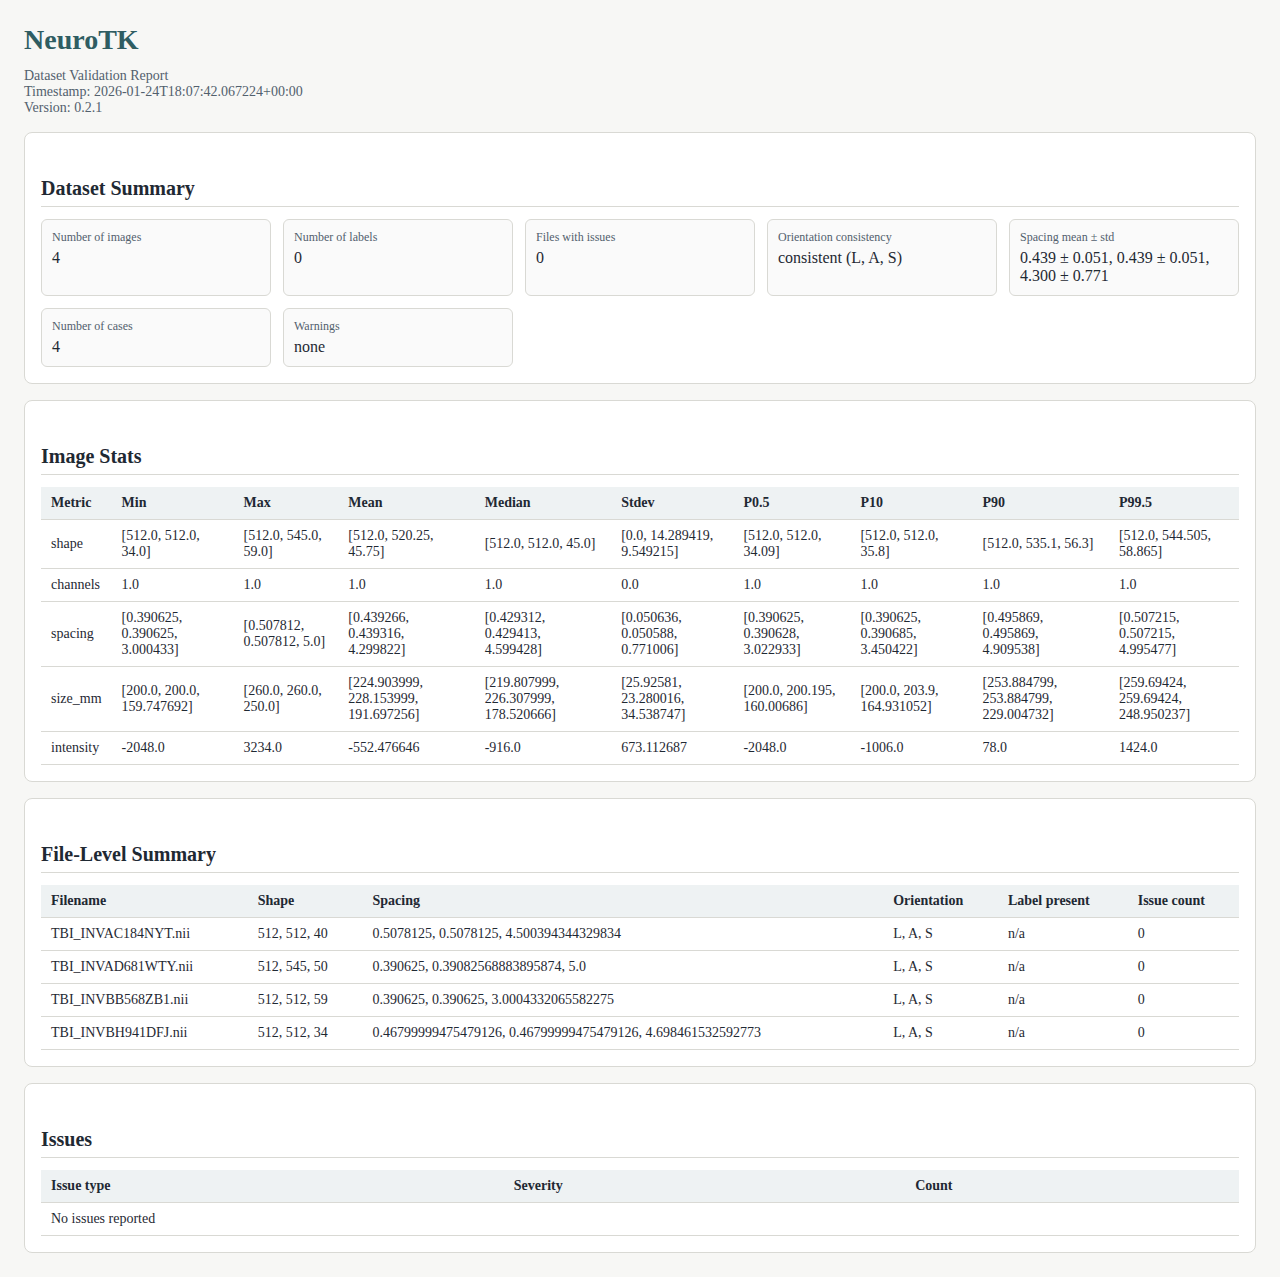
<file: webapp/outputs/87d5c2c492174b06a7a67a0e4dbc675f/report.html>
<!DOCTYPE html>
<html lang="en">
<head>
  <meta charset="utf-8" />
  <title>NeuroTK - Dataset Validation Report</title>
  <style>
    :root {
      color-scheme: light;
      --bg: #f7f7f5;
      --card: #ffffff;
      --text: #1f2933;
      --muted: #52606d;
      --accent: #2f5d62;
      --border: #d9d9d4;
      --warn: #b45309;
      --error: #9b1c1c;
    }
    body {
      margin: 24px;
      font-family: "Georgia", "Times New Roman", serif;
      background: var(--bg);
      color: var(--text);
    }
    h1, h2 {
      margin: 0 0 12px 0;
    }
    h1 {
      font-size: 28px;
      color: var(--accent);
    }
    h2 {
      font-size: 20px;
      border-bottom: 1px solid var(--border);
      padding-bottom: 6px;
      margin-top: 28px;
    }
    .meta {
      color: var(--muted);
      font-size: 14px;
    }
    .card {
      background: var(--card);
      padding: 16px;
      border: 1px solid var(--border);
      border-radius: 8px;
      margin-top: 16px;
    }
    table {
      border-collapse: collapse;
      width: 100%;
      margin-top: 12px;
      font-size: 14px;
    }
    th, td {
      text-align: left;
      padding: 8px 10px;
      border-bottom: 1px solid var(--border);
    }
    th {
      background: #eef2f3;
      font-weight: 600;
    }
    tr.has-issues {
      background: #fff3f0;
    }
    .warning {
      color: var(--warn);
      font-weight: 600;
    }
    .error {
      color: var(--error);
      font-weight: 600;
    }
    .summary-grid {
      display: grid;
      grid-template-columns: repeat(auto-fit, minmax(220px, 1fr));
      gap: 12px;
      margin-top: 12px;
    }
    .summary-item {
      background: #fafafa;
      border: 1px solid var(--border);
      border-radius: 6px;
      padding: 10px;
    }
    .summary-item span {
      display: block;
      color: var(--muted);
      font-size: 12px;
      margin-bottom: 4px;
    }
  </style>
</head>
<body>
  <h1>NeuroTK</h1>
  <div class="meta">Dataset Validation Report</div>
  <div class="meta">Timestamp: 2026-01-24T18:07:42.067224+00:00</div>
  <div class="meta">Version: 0.2.1</div>

  <div class="card">
    <h2>Dataset Summary</h2>
    <div class="summary-grid">
      <div class="summary-item"><span>Number of images</span>4</div>
      <div class="summary-item"><span>Number of labels</span>0</div>
      <div class="summary-item"><span>Files with issues</span>0</div>
      <div class="summary-item"><span>Orientation consistency</span>consistent (L, A, S)</div>
      <div class="summary-item"><span>Spacing mean ± std</span>0.439 ± 0.051, 0.439 ± 0.051, 4.300 ± 0.771</div>
      <div class="summary-item"><span>Number of cases</span>4</div>
      <div class="summary-item"><span>Warnings</span>none</div>
    </div>
  </div>

  <div class="card">
    <h2>Image Stats</h2>
    <table>
      <thead>
        <tr>
          <th>Metric</th>
          <th>Min</th>
          <th>Max</th>
          <th>Mean</th>
          <th>Median</th>
          <th>Stdev</th>
          <th>P0.5</th>
          <th>P10</th>
          <th>P90</th>
          <th>P99.5</th>
        </tr>
      </thead>
      <tbody>
        <tr><td>shape</td><td>[512.0, 512.0, 34.0]</td><td>[512.0, 545.0, 59.0]</td><td>[512.0, 520.25, 45.75]</td><td>[512.0, 512.0, 45.0]</td><td>[0.0, 14.289419, 9.549215]</td><td>[512.0, 512.0, 34.09]</td><td>[512.0, 512.0, 35.8]</td><td>[512.0, 535.1, 56.3]</td><td>[512.0, 544.505, 58.865]</td></tr><tr><td>channels</td><td>1.0</td><td>1.0</td><td>1.0</td><td>1.0</td><td>0.0</td><td>1.0</td><td>1.0</td><td>1.0</td><td>1.0</td></tr><tr><td>spacing</td><td>[0.390625, 0.390625, 3.000433]</td><td>[0.507812, 0.507812, 5.0]</td><td>[0.439266, 0.439316, 4.299822]</td><td>[0.429312, 0.429413, 4.599428]</td><td>[0.050636, 0.050588, 0.771006]</td><td>[0.390625, 0.390628, 3.022933]</td><td>[0.390625, 0.390685, 3.450422]</td><td>[0.495869, 0.495869, 4.909538]</td><td>[0.507215, 0.507215, 4.995477]</td></tr><tr><td>size_mm</td><td>[200.0, 200.0, 159.747692]</td><td>[260.0, 260.0, 250.0]</td><td>[224.903999, 228.153999, 191.697256]</td><td>[219.807999, 226.307999, 178.520666]</td><td>[25.92581, 23.280016, 34.538747]</td><td>[200.0, 200.195, 160.00686]</td><td>[200.0, 203.9, 164.931052]</td><td>[253.884799, 253.884799, 229.004732]</td><td>[259.69424, 259.69424, 248.950237]</td></tr><tr><td>intensity</td><td>-2048.0</td><td>3234.0</td><td>-552.476646</td><td>-916.0</td><td>673.112687</td><td>-2048.0</td><td>-1006.0</td><td>78.0</td><td>1424.0</td></tr>
      </tbody>
    </table>
  </div>

  <div class="card">
    <h2>File-Level Summary</h2>
    <table>
      <thead>
        <tr>
          <th>Filename</th>
          <th>Shape</th>
          <th>Spacing</th>
          <th>Orientation</th>
          <th>Label present</th>
          <th>Issue count</th>
        </tr>
      </thead>
      <tbody>
        <tr class=""><td>TBI_INVAC184NYT.nii</td><td>512, 512, 40</td><td>0.5078125, 0.5078125, 4.500394344329834</td><td>L, A, S</td><td>n/a</td><td>0</td></tr><tr class=""><td>TBI_INVAD681WTY.nii</td><td>512, 545, 50</td><td>0.390625, 0.39082568883895874, 5.0</td><td>L, A, S</td><td>n/a</td><td>0</td></tr><tr class=""><td>TBI_INVBB568ZB1.nii</td><td>512, 512, 59</td><td>0.390625, 0.390625, 3.0004332065582275</td><td>L, A, S</td><td>n/a</td><td>0</td></tr><tr class=""><td>TBI_INVBH941DFJ.nii</td><td>512, 512, 34</td><td>0.46799999475479126, 0.46799999475479126, 4.698461532592773</td><td>L, A, S</td><td>n/a</td><td>0</td></tr>
      </tbody>
    </table>
  </div>

  <div class="card">
    <h2>Issues</h2>
    <table>
      <thead>
        <tr>
          <th>Issue type</th>
          <th>Severity</th>
          <th>Count</th>
        </tr>
      </thead>
      <tbody>
        <tr><td colspan="3">No issues reported</td></tr>
      </tbody>
    </table>
  </div>
</body>
</html>
</file>
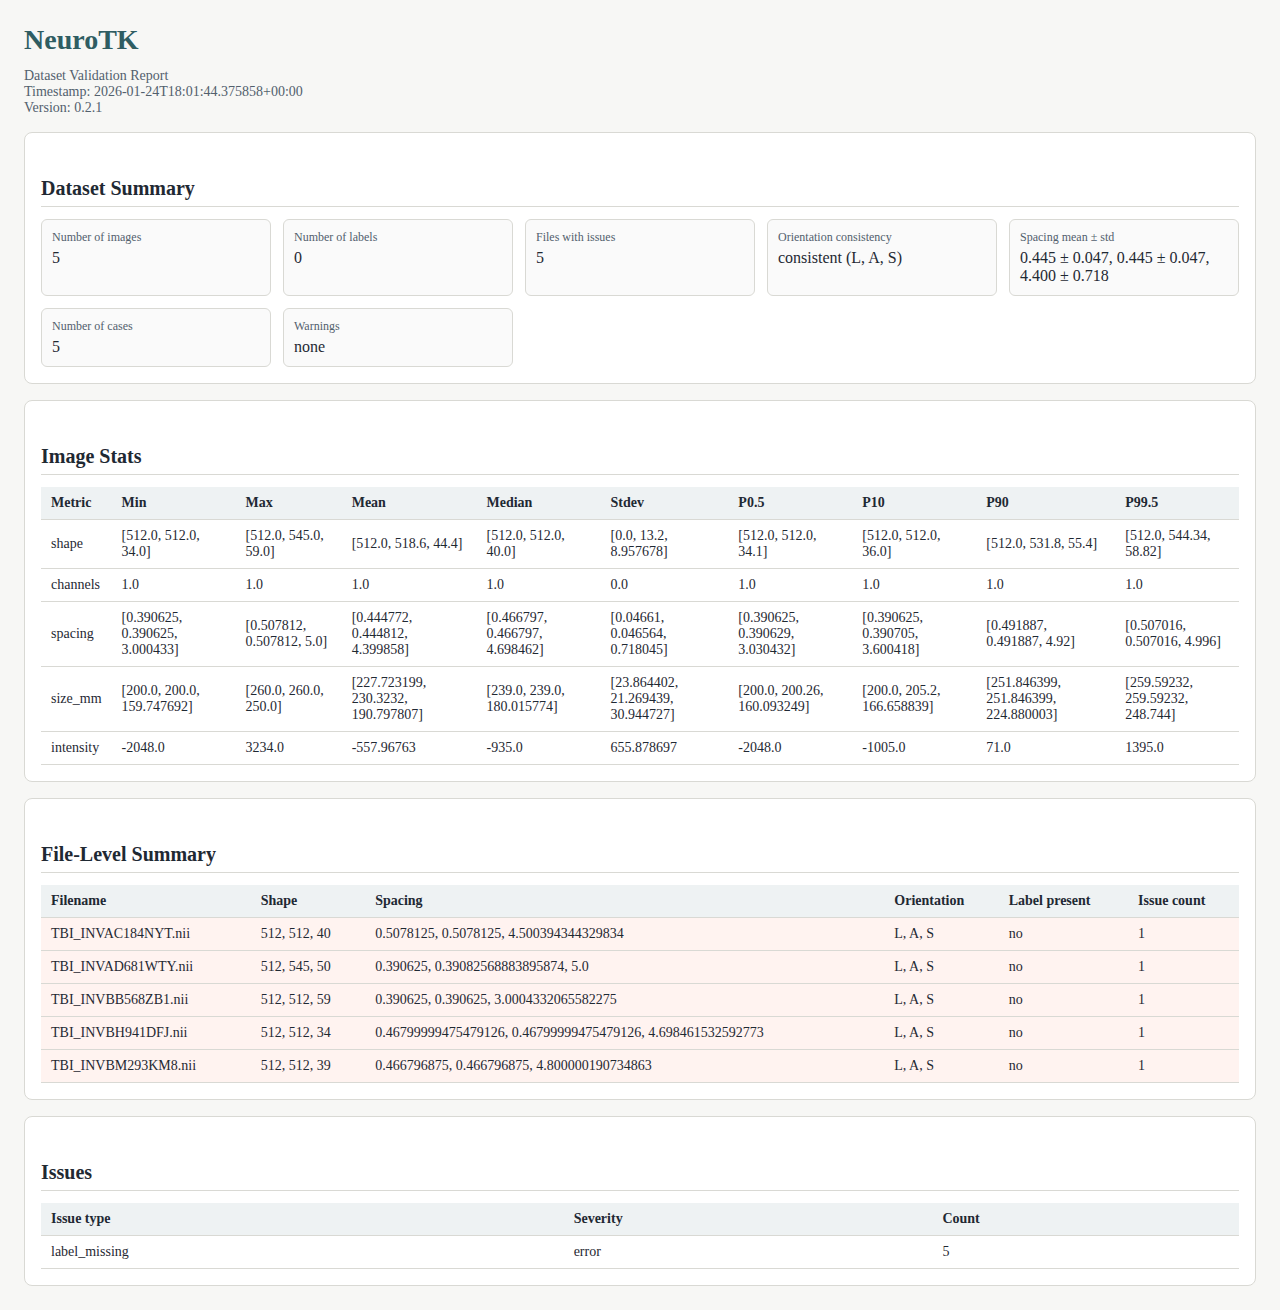
<file: webapp/outputs/b964f3e0f7494626a2b55779192be546/report.html>
<!DOCTYPE html>
<html lang="en">
<head>
  <meta charset="utf-8" />
  <title>NeuroTK - Dataset Validation Report</title>
  <style>
    :root {
      color-scheme: light;
      --bg: #f7f7f5;
      --card: #ffffff;
      --text: #1f2933;
      --muted: #52606d;
      --accent: #2f5d62;
      --border: #d9d9d4;
      --warn: #b45309;
      --error: #9b1c1c;
    }
    body {
      margin: 24px;
      font-family: "Georgia", "Times New Roman", serif;
      background: var(--bg);
      color: var(--text);
    }
    h1, h2 {
      margin: 0 0 12px 0;
    }
    h1 {
      font-size: 28px;
      color: var(--accent);
    }
    h2 {
      font-size: 20px;
      border-bottom: 1px solid var(--border);
      padding-bottom: 6px;
      margin-top: 28px;
    }
    .meta {
      color: var(--muted);
      font-size: 14px;
    }
    .card {
      background: var(--card);
      padding: 16px;
      border: 1px solid var(--border);
      border-radius: 8px;
      margin-top: 16px;
    }
    table {
      border-collapse: collapse;
      width: 100%;
      margin-top: 12px;
      font-size: 14px;
    }
    th, td {
      text-align: left;
      padding: 8px 10px;
      border-bottom: 1px solid var(--border);
    }
    th {
      background: #eef2f3;
      font-weight: 600;
    }
    tr.has-issues {
      background: #fff3f0;
    }
    .warning {
      color: var(--warn);
      font-weight: 600;
    }
    .error {
      color: var(--error);
      font-weight: 600;
    }
    .summary-grid {
      display: grid;
      grid-template-columns: repeat(auto-fit, minmax(220px, 1fr));
      gap: 12px;
      margin-top: 12px;
    }
    .summary-item {
      background: #fafafa;
      border: 1px solid var(--border);
      border-radius: 6px;
      padding: 10px;
    }
    .summary-item span {
      display: block;
      color: var(--muted);
      font-size: 12px;
      margin-bottom: 4px;
    }
  </style>
</head>
<body>
  <h1>NeuroTK</h1>
  <div class="meta">Dataset Validation Report</div>
  <div class="meta">Timestamp: 2026-01-24T18:01:44.375858+00:00</div>
  <div class="meta">Version: 0.2.1</div>

  <div class="card">
    <h2>Dataset Summary</h2>
    <div class="summary-grid">
      <div class="summary-item"><span>Number of images</span>5</div>
      <div class="summary-item"><span>Number of labels</span>0</div>
      <div class="summary-item"><span>Files with issues</span>5</div>
      <div class="summary-item"><span>Orientation consistency</span>consistent (L, A, S)</div>
      <div class="summary-item"><span>Spacing mean ± std</span>0.445 ± 0.047, 0.445 ± 0.047, 4.400 ± 0.718</div>
      <div class="summary-item"><span>Number of cases</span>5</div>
      <div class="summary-item"><span>Warnings</span>none</div>
    </div>
  </div>

  <div class="card">
    <h2>Image Stats</h2>
    <table>
      <thead>
        <tr>
          <th>Metric</th>
          <th>Min</th>
          <th>Max</th>
          <th>Mean</th>
          <th>Median</th>
          <th>Stdev</th>
          <th>P0.5</th>
          <th>P10</th>
          <th>P90</th>
          <th>P99.5</th>
        </tr>
      </thead>
      <tbody>
        <tr><td>shape</td><td>[512.0, 512.0, 34.0]</td><td>[512.0, 545.0, 59.0]</td><td>[512.0, 518.6, 44.4]</td><td>[512.0, 512.0, 40.0]</td><td>[0.0, 13.2, 8.957678]</td><td>[512.0, 512.0, 34.1]</td><td>[512.0, 512.0, 36.0]</td><td>[512.0, 531.8, 55.4]</td><td>[512.0, 544.34, 58.82]</td></tr><tr><td>channels</td><td>1.0</td><td>1.0</td><td>1.0</td><td>1.0</td><td>0.0</td><td>1.0</td><td>1.0</td><td>1.0</td><td>1.0</td></tr><tr><td>spacing</td><td>[0.390625, 0.390625, 3.000433]</td><td>[0.507812, 0.507812, 5.0]</td><td>[0.444772, 0.444812, 4.399858]</td><td>[0.466797, 0.466797, 4.698462]</td><td>[0.04661, 0.046564, 0.718045]</td><td>[0.390625, 0.390629, 3.030432]</td><td>[0.390625, 0.390705, 3.600418]</td><td>[0.491887, 0.491887, 4.92]</td><td>[0.507016, 0.507016, 4.996]</td></tr><tr><td>size_mm</td><td>[200.0, 200.0, 159.747692]</td><td>[260.0, 260.0, 250.0]</td><td>[227.723199, 230.3232, 190.797807]</td><td>[239.0, 239.0, 180.015774]</td><td>[23.864402, 21.269439, 30.944727]</td><td>[200.0, 200.26, 160.093249]</td><td>[200.0, 205.2, 166.658839]</td><td>[251.846399, 251.846399, 224.880003]</td><td>[259.59232, 259.59232, 248.744]</td></tr><tr><td>intensity</td><td>-2048.0</td><td>3234.0</td><td>-557.96763</td><td>-935.0</td><td>655.878697</td><td>-2048.0</td><td>-1005.0</td><td>71.0</td><td>1395.0</td></tr>
      </tbody>
    </table>
  </div>

  <div class="card">
    <h2>File-Level Summary</h2>
    <table>
      <thead>
        <tr>
          <th>Filename</th>
          <th>Shape</th>
          <th>Spacing</th>
          <th>Orientation</th>
          <th>Label present</th>
          <th>Issue count</th>
        </tr>
      </thead>
      <tbody>
        <tr class="has-issues"><td>TBI_INVAC184NYT.nii</td><td>512, 512, 40</td><td>0.5078125, 0.5078125, 4.500394344329834</td><td>L, A, S</td><td>no</td><td>1</td></tr><tr class="has-issues"><td>TBI_INVAD681WTY.nii</td><td>512, 545, 50</td><td>0.390625, 0.39082568883895874, 5.0</td><td>L, A, S</td><td>no</td><td>1</td></tr><tr class="has-issues"><td>TBI_INVBB568ZB1.nii</td><td>512, 512, 59</td><td>0.390625, 0.390625, 3.0004332065582275</td><td>L, A, S</td><td>no</td><td>1</td></tr><tr class="has-issues"><td>TBI_INVBH941DFJ.nii</td><td>512, 512, 34</td><td>0.46799999475479126, 0.46799999475479126, 4.698461532592773</td><td>L, A, S</td><td>no</td><td>1</td></tr><tr class="has-issues"><td>TBI_INVBM293KM8.nii</td><td>512, 512, 39</td><td>0.466796875, 0.466796875, 4.800000190734863</td><td>L, A, S</td><td>no</td><td>1</td></tr>
      </tbody>
    </table>
  </div>

  <div class="card">
    <h2>Issues</h2>
    <table>
      <thead>
        <tr>
          <th>Issue type</th>
          <th>Severity</th>
          <th>Count</th>
        </tr>
      </thead>
      <tbody>
        <tr><td>label_missing</td><td>error</td><td>5</td></tr>
      </tbody>
    </table>
  </div>
</body>
</html>
</file>
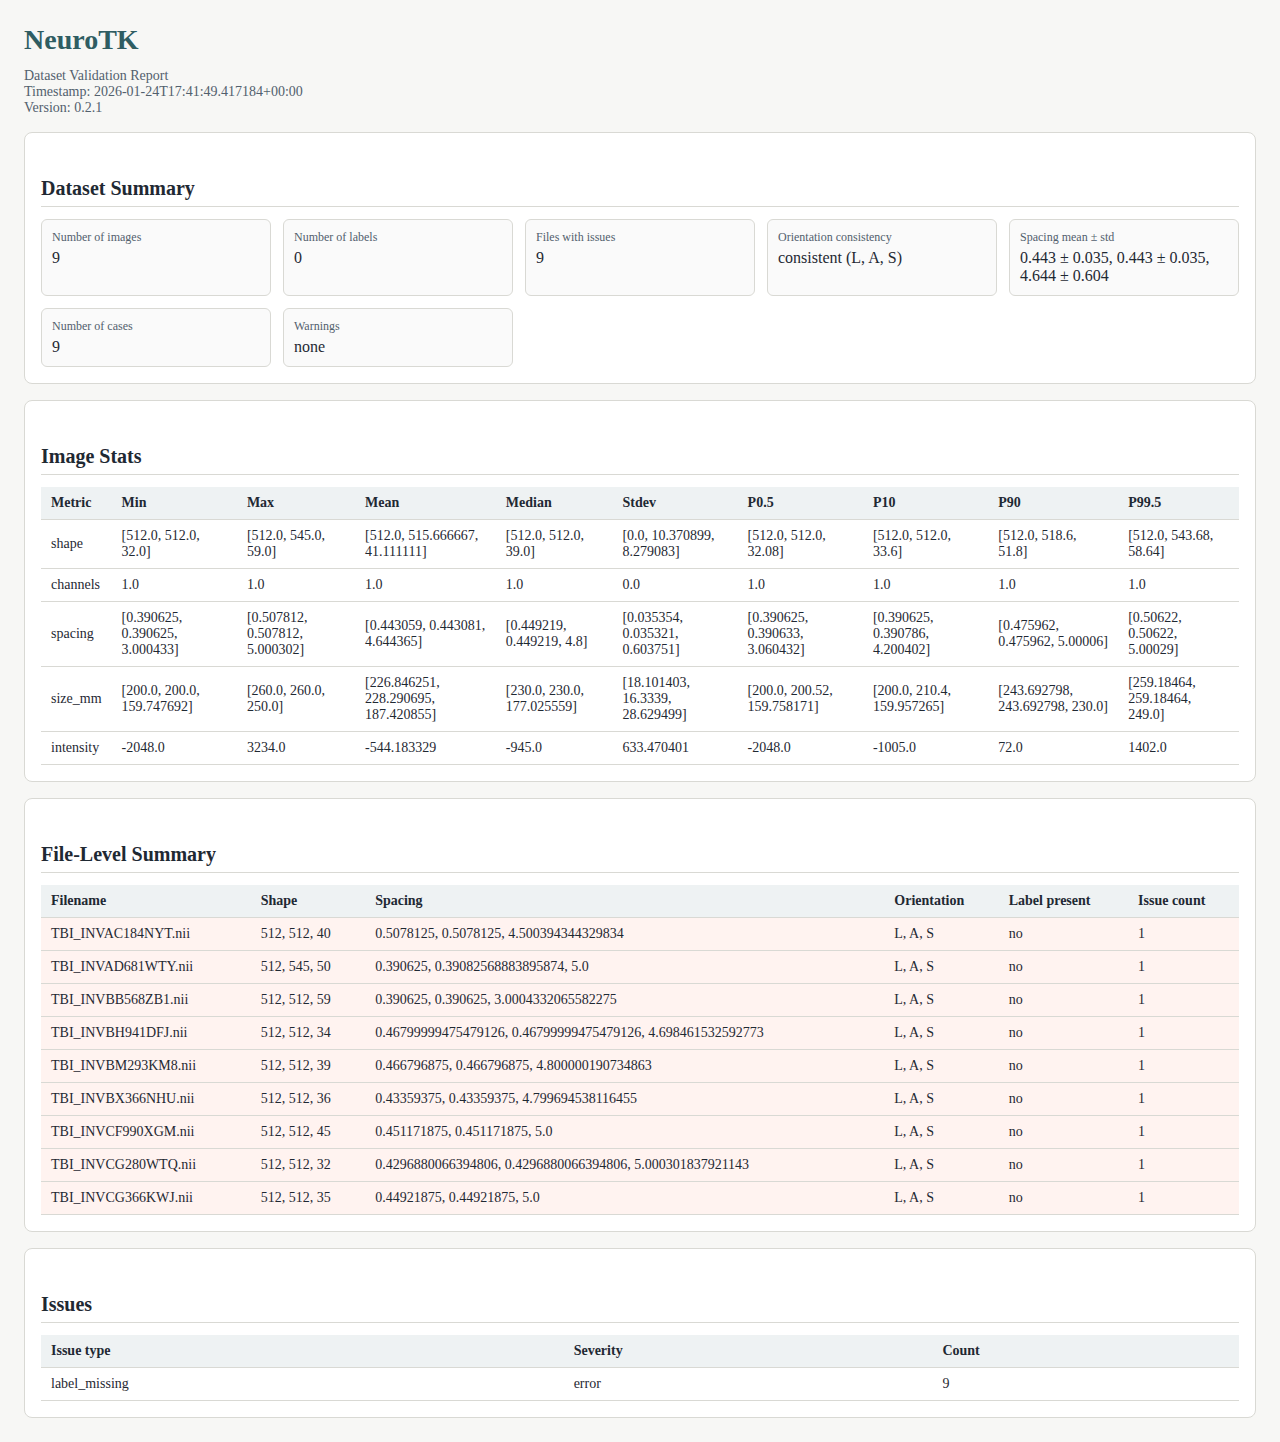
<file: webapp/outputs/c3c25c9369fc4e599fe9063cdd8d81a8/report.html>
<!DOCTYPE html>
<html lang="en">
<head>
  <meta charset="utf-8" />
  <title>NeuroTK - Dataset Validation Report</title>
  <style>
    :root {
      color-scheme: light;
      --bg: #f7f7f5;
      --card: #ffffff;
      --text: #1f2933;
      --muted: #52606d;
      --accent: #2f5d62;
      --border: #d9d9d4;
      --warn: #b45309;
      --error: #9b1c1c;
    }
    body {
      margin: 24px;
      font-family: "Georgia", "Times New Roman", serif;
      background: var(--bg);
      color: var(--text);
    }
    h1, h2 {
      margin: 0 0 12px 0;
    }
    h1 {
      font-size: 28px;
      color: var(--accent);
    }
    h2 {
      font-size: 20px;
      border-bottom: 1px solid var(--border);
      padding-bottom: 6px;
      margin-top: 28px;
    }
    .meta {
      color: var(--muted);
      font-size: 14px;
    }
    .card {
      background: var(--card);
      padding: 16px;
      border: 1px solid var(--border);
      border-radius: 8px;
      margin-top: 16px;
    }
    table {
      border-collapse: collapse;
      width: 100%;
      margin-top: 12px;
      font-size: 14px;
    }
    th, td {
      text-align: left;
      padding: 8px 10px;
      border-bottom: 1px solid var(--border);
    }
    th {
      background: #eef2f3;
      font-weight: 600;
    }
    tr.has-issues {
      background: #fff3f0;
    }
    .warning {
      color: var(--warn);
      font-weight: 600;
    }
    .error {
      color: var(--error);
      font-weight: 600;
    }
    .summary-grid {
      display: grid;
      grid-template-columns: repeat(auto-fit, minmax(220px, 1fr));
      gap: 12px;
      margin-top: 12px;
    }
    .summary-item {
      background: #fafafa;
      border: 1px solid var(--border);
      border-radius: 6px;
      padding: 10px;
    }
    .summary-item span {
      display: block;
      color: var(--muted);
      font-size: 12px;
      margin-bottom: 4px;
    }
  </style>
</head>
<body>
  <h1>NeuroTK</h1>
  <div class="meta">Dataset Validation Report</div>
  <div class="meta">Timestamp: 2026-01-24T17:41:49.417184+00:00</div>
  <div class="meta">Version: 0.2.1</div>

  <div class="card">
    <h2>Dataset Summary</h2>
    <div class="summary-grid">
      <div class="summary-item"><span>Number of images</span>9</div>
      <div class="summary-item"><span>Number of labels</span>0</div>
      <div class="summary-item"><span>Files with issues</span>9</div>
      <div class="summary-item"><span>Orientation consistency</span>consistent (L, A, S)</div>
      <div class="summary-item"><span>Spacing mean ± std</span>0.443 ± 0.035, 0.443 ± 0.035, 4.644 ± 0.604</div>
      <div class="summary-item"><span>Number of cases</span>9</div>
      <div class="summary-item"><span>Warnings</span>none</div>
    </div>
  </div>

  <div class="card">
    <h2>Image Stats</h2>
    <table>
      <thead>
        <tr>
          <th>Metric</th>
          <th>Min</th>
          <th>Max</th>
          <th>Mean</th>
          <th>Median</th>
          <th>Stdev</th>
          <th>P0.5</th>
          <th>P10</th>
          <th>P90</th>
          <th>P99.5</th>
        </tr>
      </thead>
      <tbody>
        <tr><td>shape</td><td>[512.0, 512.0, 32.0]</td><td>[512.0, 545.0, 59.0]</td><td>[512.0, 515.666667, 41.111111]</td><td>[512.0, 512.0, 39.0]</td><td>[0.0, 10.370899, 8.279083]</td><td>[512.0, 512.0, 32.08]</td><td>[512.0, 512.0, 33.6]</td><td>[512.0, 518.6, 51.8]</td><td>[512.0, 543.68, 58.64]</td></tr><tr><td>channels</td><td>1.0</td><td>1.0</td><td>1.0</td><td>1.0</td><td>0.0</td><td>1.0</td><td>1.0</td><td>1.0</td><td>1.0</td></tr><tr><td>spacing</td><td>[0.390625, 0.390625, 3.000433]</td><td>[0.507812, 0.507812, 5.000302]</td><td>[0.443059, 0.443081, 4.644365]</td><td>[0.449219, 0.449219, 4.8]</td><td>[0.035354, 0.035321, 0.603751]</td><td>[0.390625, 0.390633, 3.060432]</td><td>[0.390625, 0.390786, 4.200402]</td><td>[0.475962, 0.475962, 5.00006]</td><td>[0.50622, 0.50622, 5.00029]</td></tr><tr><td>size_mm</td><td>[200.0, 200.0, 159.747692]</td><td>[260.0, 260.0, 250.0]</td><td>[226.846251, 228.290695, 187.420855]</td><td>[230.0, 230.0, 177.025559]</td><td>[18.101403, 16.3339, 28.629499]</td><td>[200.0, 200.52, 159.758171]</td><td>[200.0, 210.4, 159.957265]</td><td>[243.692798, 243.692798, 230.0]</td><td>[259.18464, 259.18464, 249.0]</td></tr><tr><td>intensity</td><td>-2048.0</td><td>3234.0</td><td>-544.183329</td><td>-945.0</td><td>633.470401</td><td>-2048.0</td><td>-1005.0</td><td>72.0</td><td>1402.0</td></tr>
      </tbody>
    </table>
  </div>

  <div class="card">
    <h2>File-Level Summary</h2>
    <table>
      <thead>
        <tr>
          <th>Filename</th>
          <th>Shape</th>
          <th>Spacing</th>
          <th>Orientation</th>
          <th>Label present</th>
          <th>Issue count</th>
        </tr>
      </thead>
      <tbody>
        <tr class="has-issues"><td>TBI_INVAC184NYT.nii</td><td>512, 512, 40</td><td>0.5078125, 0.5078125, 4.500394344329834</td><td>L, A, S</td><td>no</td><td>1</td></tr><tr class="has-issues"><td>TBI_INVAD681WTY.nii</td><td>512, 545, 50</td><td>0.390625, 0.39082568883895874, 5.0</td><td>L, A, S</td><td>no</td><td>1</td></tr><tr class="has-issues"><td>TBI_INVBB568ZB1.nii</td><td>512, 512, 59</td><td>0.390625, 0.390625, 3.0004332065582275</td><td>L, A, S</td><td>no</td><td>1</td></tr><tr class="has-issues"><td>TBI_INVBH941DFJ.nii</td><td>512, 512, 34</td><td>0.46799999475479126, 0.46799999475479126, 4.698461532592773</td><td>L, A, S</td><td>no</td><td>1</td></tr><tr class="has-issues"><td>TBI_INVBM293KM8.nii</td><td>512, 512, 39</td><td>0.466796875, 0.466796875, 4.800000190734863</td><td>L, A, S</td><td>no</td><td>1</td></tr><tr class="has-issues"><td>TBI_INVBX366NHU.nii</td><td>512, 512, 36</td><td>0.43359375, 0.43359375, 4.799694538116455</td><td>L, A, S</td><td>no</td><td>1</td></tr><tr class="has-issues"><td>TBI_INVCF990XGM.nii</td><td>512, 512, 45</td><td>0.451171875, 0.451171875, 5.0</td><td>L, A, S</td><td>no</td><td>1</td></tr><tr class="has-issues"><td>TBI_INVCG280WTQ.nii</td><td>512, 512, 32</td><td>0.4296880066394806, 0.4296880066394806, 5.000301837921143</td><td>L, A, S</td><td>no</td><td>1</td></tr><tr class="has-issues"><td>TBI_INVCG366KWJ.nii</td><td>512, 512, 35</td><td>0.44921875, 0.44921875, 5.0</td><td>L, A, S</td><td>no</td><td>1</td></tr>
      </tbody>
    </table>
  </div>

  <div class="card">
    <h2>Issues</h2>
    <table>
      <thead>
        <tr>
          <th>Issue type</th>
          <th>Severity</th>
          <th>Count</th>
        </tr>
      </thead>
      <tbody>
        <tr><td>label_missing</td><td>error</td><td>9</td></tr>
      </tbody>
    </table>
  </div>
</body>
</html>
</file>
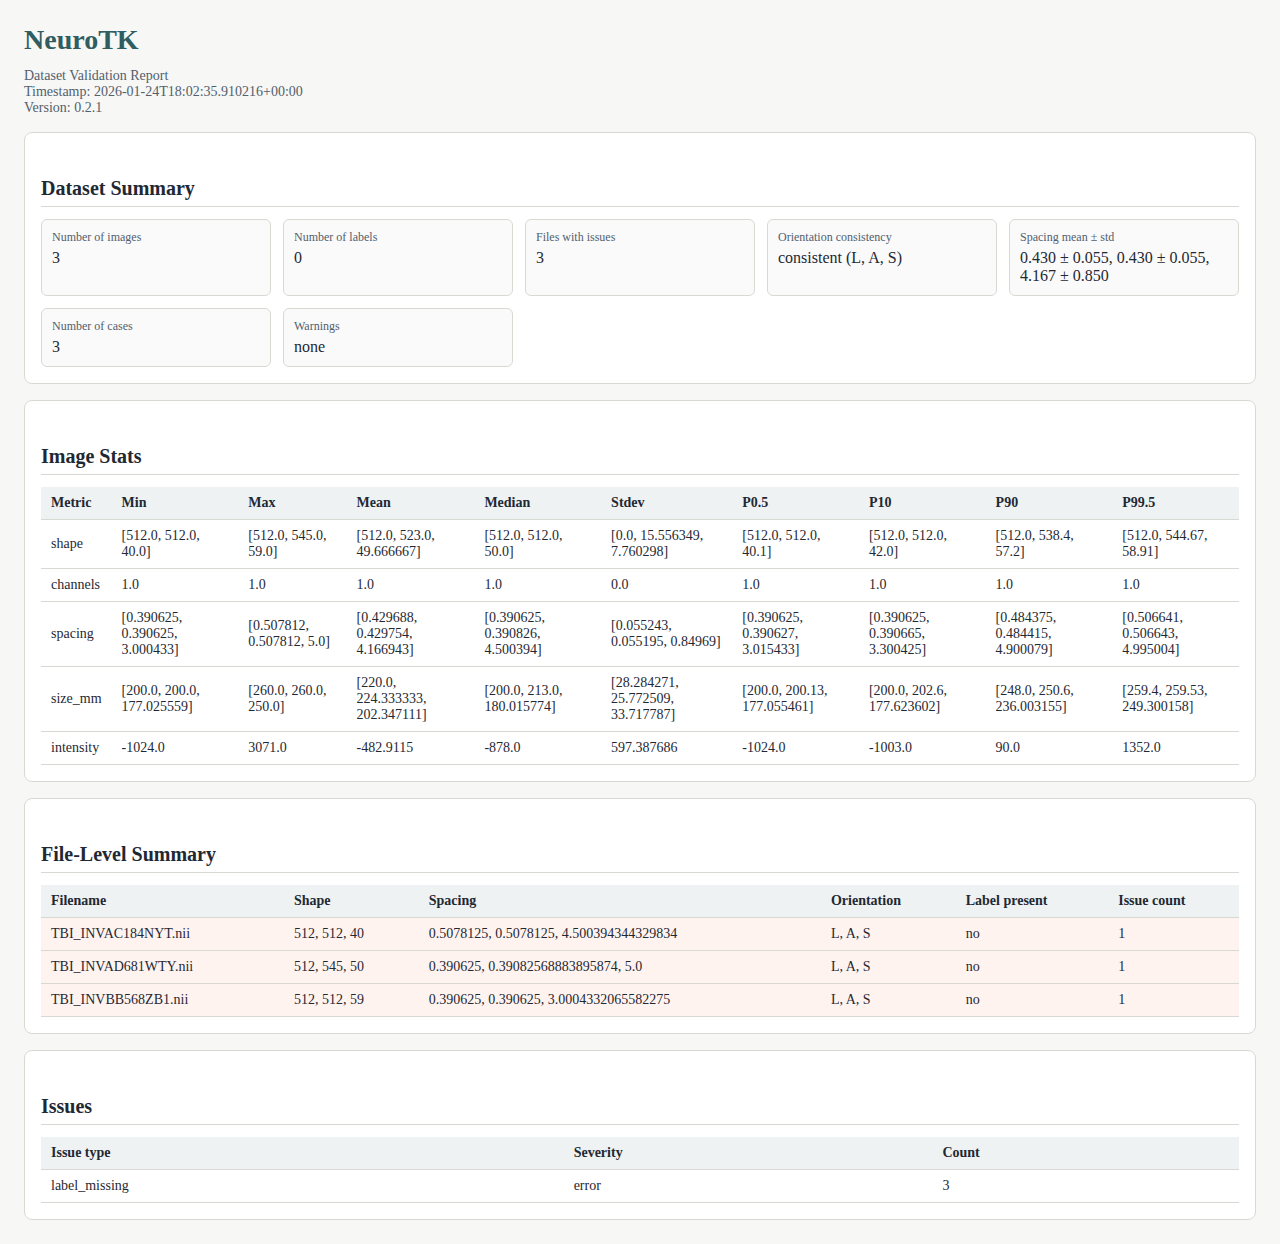
<file: webapp/outputs/e9c08b88408c48c694cec431096b5eb5/report.html>
<!DOCTYPE html>
<html lang="en">
<head>
  <meta charset="utf-8" />
  <title>NeuroTK - Dataset Validation Report</title>
  <style>
    :root {
      color-scheme: light;
      --bg: #f7f7f5;
      --card: #ffffff;
      --text: #1f2933;
      --muted: #52606d;
      --accent: #2f5d62;
      --border: #d9d9d4;
      --warn: #b45309;
      --error: #9b1c1c;
    }
    body {
      margin: 24px;
      font-family: "Georgia", "Times New Roman", serif;
      background: var(--bg);
      color: var(--text);
    }
    h1, h2 {
      margin: 0 0 12px 0;
    }
    h1 {
      font-size: 28px;
      color: var(--accent);
    }
    h2 {
      font-size: 20px;
      border-bottom: 1px solid var(--border);
      padding-bottom: 6px;
      margin-top: 28px;
    }
    .meta {
      color: var(--muted);
      font-size: 14px;
    }
    .card {
      background: var(--card);
      padding: 16px;
      border: 1px solid var(--border);
      border-radius: 8px;
      margin-top: 16px;
    }
    table {
      border-collapse: collapse;
      width: 100%;
      margin-top: 12px;
      font-size: 14px;
    }
    th, td {
      text-align: left;
      padding: 8px 10px;
      border-bottom: 1px solid var(--border);
    }
    th {
      background: #eef2f3;
      font-weight: 600;
    }
    tr.has-issues {
      background: #fff3f0;
    }
    .warning {
      color: var(--warn);
      font-weight: 600;
    }
    .error {
      color: var(--error);
      font-weight: 600;
    }
    .summary-grid {
      display: grid;
      grid-template-columns: repeat(auto-fit, minmax(220px, 1fr));
      gap: 12px;
      margin-top: 12px;
    }
    .summary-item {
      background: #fafafa;
      border: 1px solid var(--border);
      border-radius: 6px;
      padding: 10px;
    }
    .summary-item span {
      display: block;
      color: var(--muted);
      font-size: 12px;
      margin-bottom: 4px;
    }
  </style>
</head>
<body>
  <h1>NeuroTK</h1>
  <div class="meta">Dataset Validation Report</div>
  <div class="meta">Timestamp: 2026-01-24T18:02:35.910216+00:00</div>
  <div class="meta">Version: 0.2.1</div>

  <div class="card">
    <h2>Dataset Summary</h2>
    <div class="summary-grid">
      <div class="summary-item"><span>Number of images</span>3</div>
      <div class="summary-item"><span>Number of labels</span>0</div>
      <div class="summary-item"><span>Files with issues</span>3</div>
      <div class="summary-item"><span>Orientation consistency</span>consistent (L, A, S)</div>
      <div class="summary-item"><span>Spacing mean ± std</span>0.430 ± 0.055, 0.430 ± 0.055, 4.167 ± 0.850</div>
      <div class="summary-item"><span>Number of cases</span>3</div>
      <div class="summary-item"><span>Warnings</span>none</div>
    </div>
  </div>

  <div class="card">
    <h2>Image Stats</h2>
    <table>
      <thead>
        <tr>
          <th>Metric</th>
          <th>Min</th>
          <th>Max</th>
          <th>Mean</th>
          <th>Median</th>
          <th>Stdev</th>
          <th>P0.5</th>
          <th>P10</th>
          <th>P90</th>
          <th>P99.5</th>
        </tr>
      </thead>
      <tbody>
        <tr><td>shape</td><td>[512.0, 512.0, 40.0]</td><td>[512.0, 545.0, 59.0]</td><td>[512.0, 523.0, 49.666667]</td><td>[512.0, 512.0, 50.0]</td><td>[0.0, 15.556349, 7.760298]</td><td>[512.0, 512.0, 40.1]</td><td>[512.0, 512.0, 42.0]</td><td>[512.0, 538.4, 57.2]</td><td>[512.0, 544.67, 58.91]</td></tr><tr><td>channels</td><td>1.0</td><td>1.0</td><td>1.0</td><td>1.0</td><td>0.0</td><td>1.0</td><td>1.0</td><td>1.0</td><td>1.0</td></tr><tr><td>spacing</td><td>[0.390625, 0.390625, 3.000433]</td><td>[0.507812, 0.507812, 5.0]</td><td>[0.429688, 0.429754, 4.166943]</td><td>[0.390625, 0.390826, 4.500394]</td><td>[0.055243, 0.055195, 0.84969]</td><td>[0.390625, 0.390627, 3.015433]</td><td>[0.390625, 0.390665, 3.300425]</td><td>[0.484375, 0.484415, 4.900079]</td><td>[0.506641, 0.506643, 4.995004]</td></tr><tr><td>size_mm</td><td>[200.0, 200.0, 177.025559]</td><td>[260.0, 260.0, 250.0]</td><td>[220.0, 224.333333, 202.347111]</td><td>[200.0, 213.0, 180.015774]</td><td>[28.284271, 25.772509, 33.717787]</td><td>[200.0, 200.13, 177.055461]</td><td>[200.0, 202.6, 177.623602]</td><td>[248.0, 250.6, 236.003155]</td><td>[259.4, 259.53, 249.300158]</td></tr><tr><td>intensity</td><td>-1024.0</td><td>3071.0</td><td>-482.9115</td><td>-878.0</td><td>597.387686</td><td>-1024.0</td><td>-1003.0</td><td>90.0</td><td>1352.0</td></tr>
      </tbody>
    </table>
  </div>

  <div class="card">
    <h2>File-Level Summary</h2>
    <table>
      <thead>
        <tr>
          <th>Filename</th>
          <th>Shape</th>
          <th>Spacing</th>
          <th>Orientation</th>
          <th>Label present</th>
          <th>Issue count</th>
        </tr>
      </thead>
      <tbody>
        <tr class="has-issues"><td>TBI_INVAC184NYT.nii</td><td>512, 512, 40</td><td>0.5078125, 0.5078125, 4.500394344329834</td><td>L, A, S</td><td>no</td><td>1</td></tr><tr class="has-issues"><td>TBI_INVAD681WTY.nii</td><td>512, 545, 50</td><td>0.390625, 0.39082568883895874, 5.0</td><td>L, A, S</td><td>no</td><td>1</td></tr><tr class="has-issues"><td>TBI_INVBB568ZB1.nii</td><td>512, 512, 59</td><td>0.390625, 0.390625, 3.0004332065582275</td><td>L, A, S</td><td>no</td><td>1</td></tr>
      </tbody>
    </table>
  </div>

  <div class="card">
    <h2>Issues</h2>
    <table>
      <thead>
        <tr>
          <th>Issue type</th>
          <th>Severity</th>
          <th>Count</th>
        </tr>
      </thead>
      <tbody>
        <tr><td>label_missing</td><td>error</td><td>3</td></tr>
      </tbody>
    </table>
  </div>
</body>
</html>
</file>
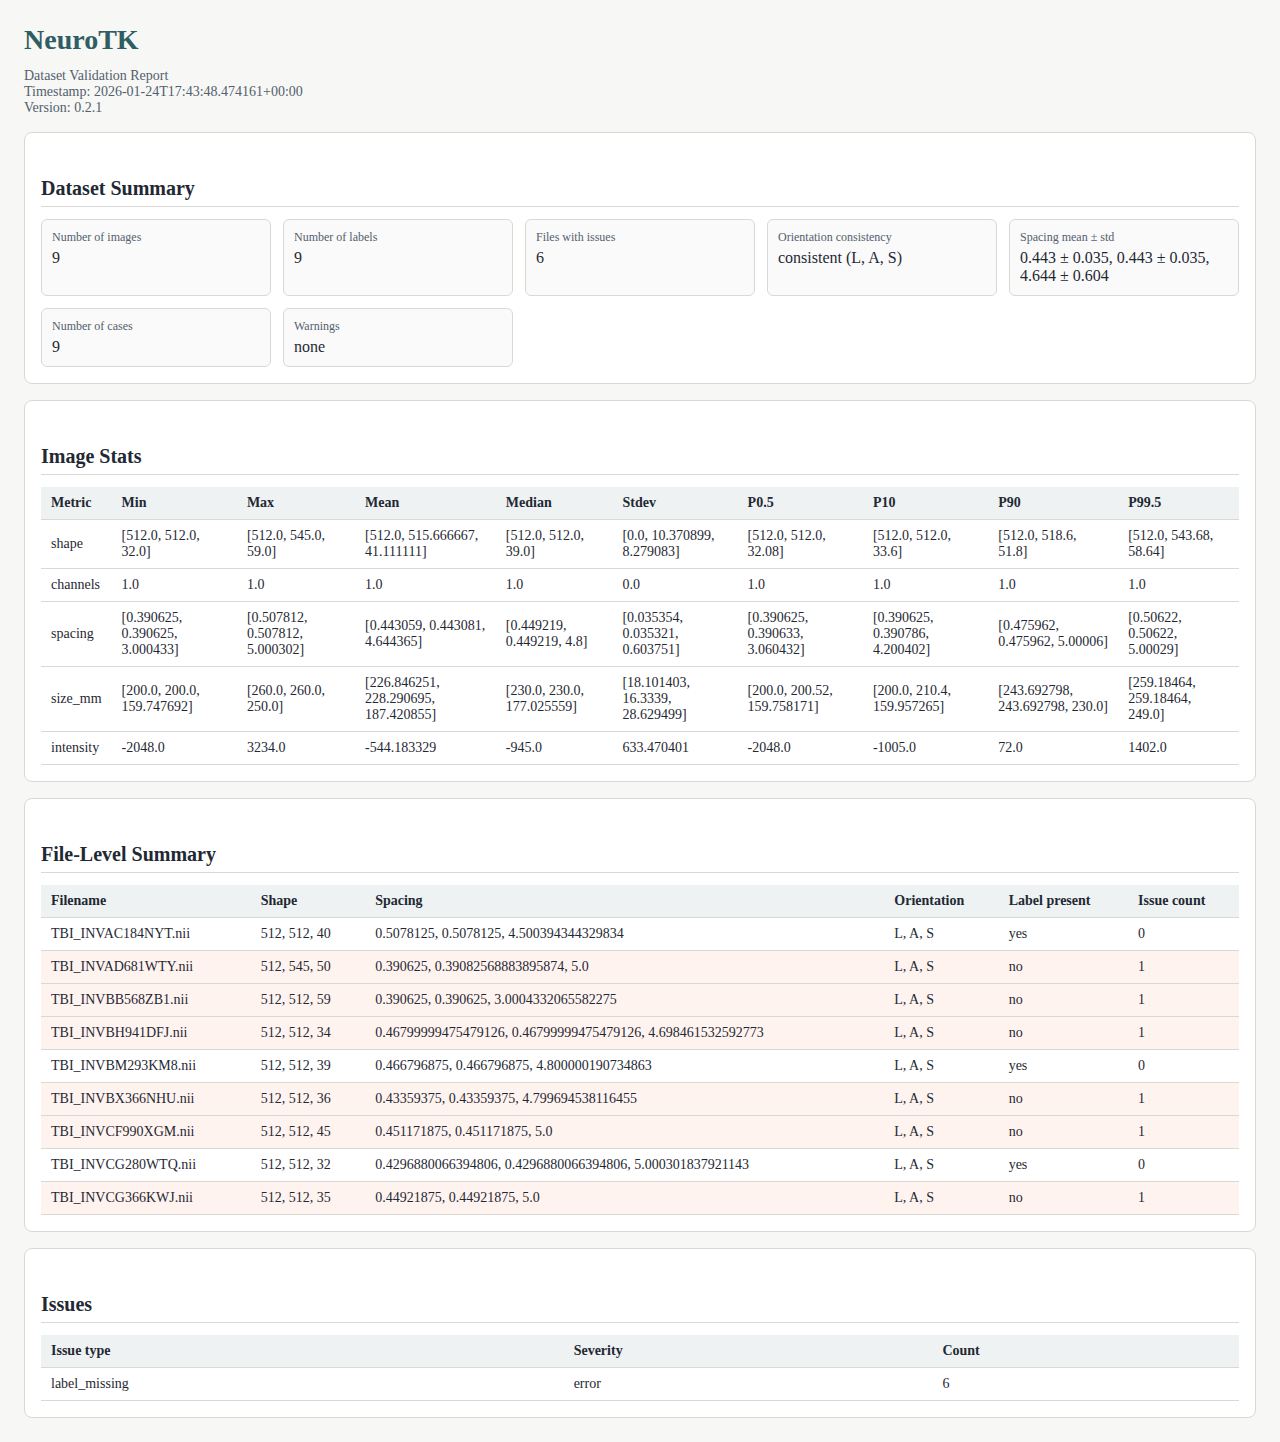
<file: webapp/outputs/f1f7c3d139004c9682fd0216818882d5/report.html>
<!DOCTYPE html>
<html lang="en">
<head>
  <meta charset="utf-8" />
  <title>NeuroTK - Dataset Validation Report</title>
  <style>
    :root {
      color-scheme: light;
      --bg: #f7f7f5;
      --card: #ffffff;
      --text: #1f2933;
      --muted: #52606d;
      --accent: #2f5d62;
      --border: #d9d9d4;
      --warn: #b45309;
      --error: #9b1c1c;
    }
    body {
      margin: 24px;
      font-family: "Georgia", "Times New Roman", serif;
      background: var(--bg);
      color: var(--text);
    }
    h1, h2 {
      margin: 0 0 12px 0;
    }
    h1 {
      font-size: 28px;
      color: var(--accent);
    }
    h2 {
      font-size: 20px;
      border-bottom: 1px solid var(--border);
      padding-bottom: 6px;
      margin-top: 28px;
    }
    .meta {
      color: var(--muted);
      font-size: 14px;
    }
    .card {
      background: var(--card);
      padding: 16px;
      border: 1px solid var(--border);
      border-radius: 8px;
      margin-top: 16px;
    }
    table {
      border-collapse: collapse;
      width: 100%;
      margin-top: 12px;
      font-size: 14px;
    }
    th, td {
      text-align: left;
      padding: 8px 10px;
      border-bottom: 1px solid var(--border);
    }
    th {
      background: #eef2f3;
      font-weight: 600;
    }
    tr.has-issues {
      background: #fff3f0;
    }
    .warning {
      color: var(--warn);
      font-weight: 600;
    }
    .error {
      color: var(--error);
      font-weight: 600;
    }
    .summary-grid {
      display: grid;
      grid-template-columns: repeat(auto-fit, minmax(220px, 1fr));
      gap: 12px;
      margin-top: 12px;
    }
    .summary-item {
      background: #fafafa;
      border: 1px solid var(--border);
      border-radius: 6px;
      padding: 10px;
    }
    .summary-item span {
      display: block;
      color: var(--muted);
      font-size: 12px;
      margin-bottom: 4px;
    }
  </style>
</head>
<body>
  <h1>NeuroTK</h1>
  <div class="meta">Dataset Validation Report</div>
  <div class="meta">Timestamp: 2026-01-24T17:43:48.474161+00:00</div>
  <div class="meta">Version: 0.2.1</div>

  <div class="card">
    <h2>Dataset Summary</h2>
    <div class="summary-grid">
      <div class="summary-item"><span>Number of images</span>9</div>
      <div class="summary-item"><span>Number of labels</span>9</div>
      <div class="summary-item"><span>Files with issues</span>6</div>
      <div class="summary-item"><span>Orientation consistency</span>consistent (L, A, S)</div>
      <div class="summary-item"><span>Spacing mean ± std</span>0.443 ± 0.035, 0.443 ± 0.035, 4.644 ± 0.604</div>
      <div class="summary-item"><span>Number of cases</span>9</div>
      <div class="summary-item"><span>Warnings</span>none</div>
    </div>
  </div>

  <div class="card">
    <h2>Image Stats</h2>
    <table>
      <thead>
        <tr>
          <th>Metric</th>
          <th>Min</th>
          <th>Max</th>
          <th>Mean</th>
          <th>Median</th>
          <th>Stdev</th>
          <th>P0.5</th>
          <th>P10</th>
          <th>P90</th>
          <th>P99.5</th>
        </tr>
      </thead>
      <tbody>
        <tr><td>shape</td><td>[512.0, 512.0, 32.0]</td><td>[512.0, 545.0, 59.0]</td><td>[512.0, 515.666667, 41.111111]</td><td>[512.0, 512.0, 39.0]</td><td>[0.0, 10.370899, 8.279083]</td><td>[512.0, 512.0, 32.08]</td><td>[512.0, 512.0, 33.6]</td><td>[512.0, 518.6, 51.8]</td><td>[512.0, 543.68, 58.64]</td></tr><tr><td>channels</td><td>1.0</td><td>1.0</td><td>1.0</td><td>1.0</td><td>0.0</td><td>1.0</td><td>1.0</td><td>1.0</td><td>1.0</td></tr><tr><td>spacing</td><td>[0.390625, 0.390625, 3.000433]</td><td>[0.507812, 0.507812, 5.000302]</td><td>[0.443059, 0.443081, 4.644365]</td><td>[0.449219, 0.449219, 4.8]</td><td>[0.035354, 0.035321, 0.603751]</td><td>[0.390625, 0.390633, 3.060432]</td><td>[0.390625, 0.390786, 4.200402]</td><td>[0.475962, 0.475962, 5.00006]</td><td>[0.50622, 0.50622, 5.00029]</td></tr><tr><td>size_mm</td><td>[200.0, 200.0, 159.747692]</td><td>[260.0, 260.0, 250.0]</td><td>[226.846251, 228.290695, 187.420855]</td><td>[230.0, 230.0, 177.025559]</td><td>[18.101403, 16.3339, 28.629499]</td><td>[200.0, 200.52, 159.758171]</td><td>[200.0, 210.4, 159.957265]</td><td>[243.692798, 243.692798, 230.0]</td><td>[259.18464, 259.18464, 249.0]</td></tr><tr><td>intensity</td><td>-2048.0</td><td>3234.0</td><td>-544.183329</td><td>-945.0</td><td>633.470401</td><td>-2048.0</td><td>-1005.0</td><td>72.0</td><td>1402.0</td></tr>
      </tbody>
    </table>
  </div>

  <div class="card">
    <h2>File-Level Summary</h2>
    <table>
      <thead>
        <tr>
          <th>Filename</th>
          <th>Shape</th>
          <th>Spacing</th>
          <th>Orientation</th>
          <th>Label present</th>
          <th>Issue count</th>
        </tr>
      </thead>
      <tbody>
        <tr class=""><td>TBI_INVAC184NYT.nii</td><td>512, 512, 40</td><td>0.5078125, 0.5078125, 4.500394344329834</td><td>L, A, S</td><td>yes</td><td>0</td></tr><tr class="has-issues"><td>TBI_INVAD681WTY.nii</td><td>512, 545, 50</td><td>0.390625, 0.39082568883895874, 5.0</td><td>L, A, S</td><td>no</td><td>1</td></tr><tr class="has-issues"><td>TBI_INVBB568ZB1.nii</td><td>512, 512, 59</td><td>0.390625, 0.390625, 3.0004332065582275</td><td>L, A, S</td><td>no</td><td>1</td></tr><tr class="has-issues"><td>TBI_INVBH941DFJ.nii</td><td>512, 512, 34</td><td>0.46799999475479126, 0.46799999475479126, 4.698461532592773</td><td>L, A, S</td><td>no</td><td>1</td></tr><tr class=""><td>TBI_INVBM293KM8.nii</td><td>512, 512, 39</td><td>0.466796875, 0.466796875, 4.800000190734863</td><td>L, A, S</td><td>yes</td><td>0</td></tr><tr class="has-issues"><td>TBI_INVBX366NHU.nii</td><td>512, 512, 36</td><td>0.43359375, 0.43359375, 4.799694538116455</td><td>L, A, S</td><td>no</td><td>1</td></tr><tr class="has-issues"><td>TBI_INVCF990XGM.nii</td><td>512, 512, 45</td><td>0.451171875, 0.451171875, 5.0</td><td>L, A, S</td><td>no</td><td>1</td></tr><tr class=""><td>TBI_INVCG280WTQ.nii</td><td>512, 512, 32</td><td>0.4296880066394806, 0.4296880066394806, 5.000301837921143</td><td>L, A, S</td><td>yes</td><td>0</td></tr><tr class="has-issues"><td>TBI_INVCG366KWJ.nii</td><td>512, 512, 35</td><td>0.44921875, 0.44921875, 5.0</td><td>L, A, S</td><td>no</td><td>1</td></tr>
      </tbody>
    </table>
  </div>

  <div class="card">
    <h2>Issues</h2>
    <table>
      <thead>
        <tr>
          <th>Issue type</th>
          <th>Severity</th>
          <th>Count</th>
        </tr>
      </thead>
      <tbody>
        <tr><td>label_missing</td><td>error</td><td>6</td></tr>
      </tbody>
    </table>
  </div>
</body>
</html>
</file>
